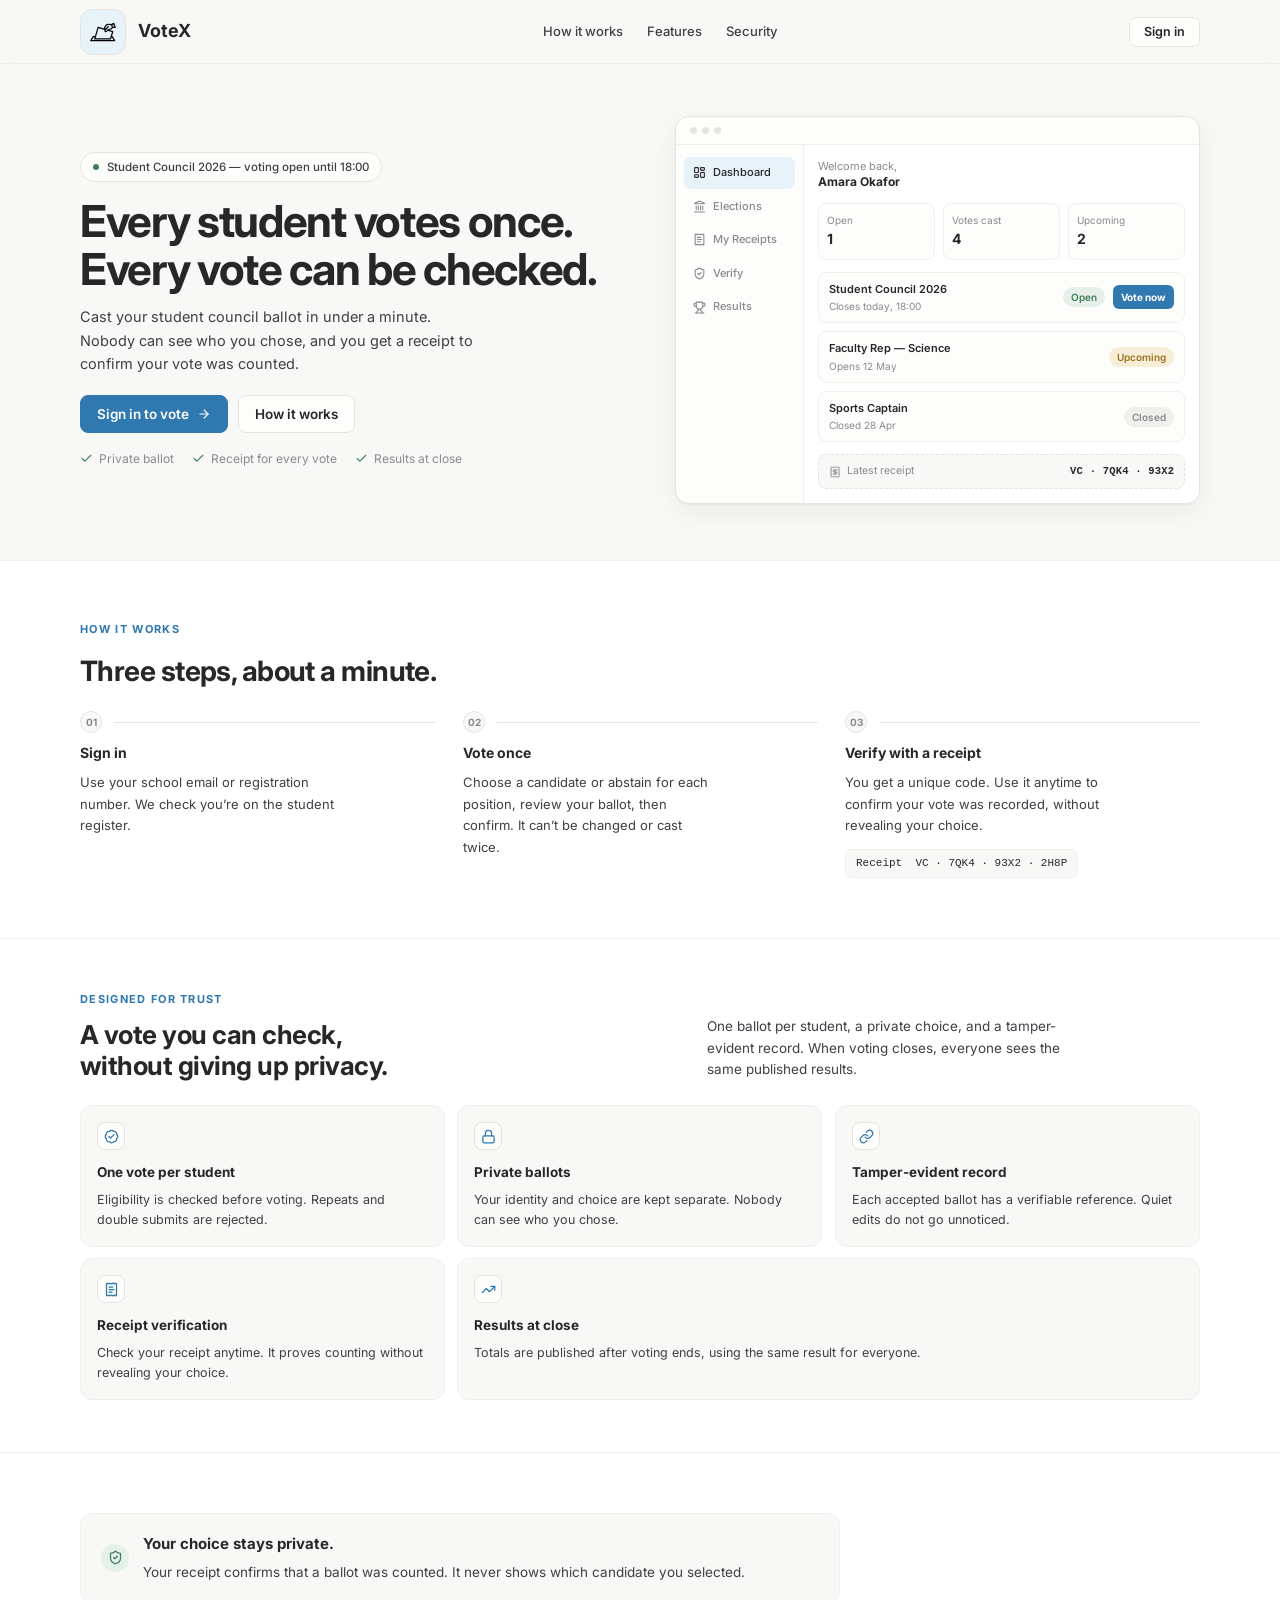
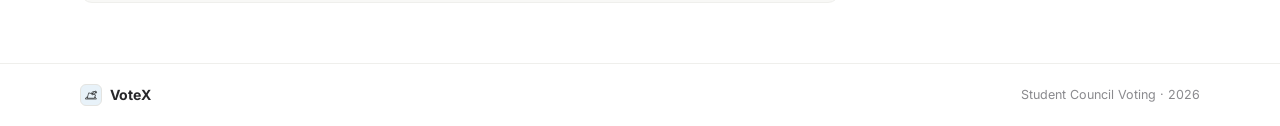
<file: Frontend/index.html>
<!doctype html>
<html lang="en">
  <head>
    <meta charset="utf-8">
    <meta name="viewport" content="width=device-width, initial-scale=1">
    <meta name="theme-color" content="#f8f8f6">
    <meta name="description" content="VoteX — a clear, private way for students to vote and verify their ballot.">
    <title>VoteX — Student Council Voting</title>
    <link rel="preconnect" href="https://fonts.googleapis.com">
    <link rel="preconnect" href="https://fonts.gstatic.com" crossorigin>
    <link href="https://fonts.googleapis.com/css2?family=Inter:wght@400;500;600;700&display=swap" rel="stylesheet">
    <link rel="icon" type="image/svg+xml" href="assets/logo/logo.svg">
    <link rel="stylesheet" href="css/tokens.css">
    <link rel="stylesheet" href="css/base.css">
    <link rel="stylesheet" href="css/pages/landing.css">
    <script type="module" src="js/shared/router.js"></script>
  </head>
  <body>
    <header class="site-header">
      <nav class="nav-wrap" aria-label="Main navigation">
        <a class="brand" href="#top" aria-label="VoteX home">
          <span class="brand-mark" aria-hidden="true"><img class="brand-logo" src="assets/logo/logo.svg" alt=""></span>
          <span>VoteX</span>
        </a>
        <button class="menu-toggle" type="button" aria-expanded="false" aria-controls="nav-links" aria-label="Open navigation"><span></span><span></span></button>
        <div class="nav-links" id="nav-links">
          <a href="#how-it-works">How it works</a>
          <a href="#features">Features</a>
          <a href="#security">Security</a>
        </div>
        <a class="button button-small button-outline sign-in" href="pages/sign-in.html">Sign in</a>
      </nav>
    </header>

    <main id="top">
      <section class="hero" aria-labelledby="hero-title">
        <div class="hero-inner">
          <div class="hero-copy">
            <p class="election-note"><span class="dot" aria-hidden="true"></span> Student Council 2026 — voting open until 18:00</p>
            <h1 id="hero-title">Every student votes once.<br>Every vote can be checked.</h1>
            <p class="hero-description">Cast your student council ballot in under a minute. Nobody can see who you chose, and you get a receipt to confirm your vote was counted.</p>
            <div class="hero-actions">
              <a class="button button-primary" href="pages/sign-in.html">Sign in to vote <i data-lucide="arrow-right" aria-hidden="true"></i></a>
              <a class="button button-outline" href="#how-it-works">How it works</a>
            </div>
            <ul class="trust-points" aria-label="Voting assurances">
              <li><i data-lucide="check" aria-hidden="true"></i> Private ballot</li>
              <li><i data-lucide="check" aria-hidden="true"></i> Receipt for every vote</li>
              <li><i data-lucide="check" aria-hidden="true"></i> Results at close</li>
            </ul>
          </div>
          <div class="preview-wrap" id="dashboard-preview" aria-label="Preview of the student voting dashboard"></div>
        </div>
      </section>

      <section class="steps-section" id="how-it-works" aria-labelledby="steps-title">
        <div class="section-inner">
          <p class="eyebrow" data-reveal>How it works</p>
          <h2 id="steps-title" data-reveal>Three steps, about a minute.</h2>
          <ol class="steps-list">
            <li class="step" data-reveal><span class="step-number">01</span><h3>Sign in</h3><p>Use your school email or registration number. We check you’re on the student register.</p></li>
            <li class="step" data-reveal><span class="step-number">02</span><h3>Vote once</h3><p>Choose a candidate or abstain for each position, review your ballot, then confirm. It can’t be changed or cast twice.</p></li>
            <li class="step" data-reveal><span class="step-number">03</span><h3>Verify with a receipt</h3><p>You get a unique code. Use it anytime to confirm your vote was recorded, without revealing your choice.</p><span class="receipt-sample">Receipt&nbsp; VC · 7QK4 · 93X2 · 2H8P</span></li>
          </ol>
        </div>
      </section>

      <section class="features-section" id="features" aria-labelledby="features-title">
        <div class="section-inner features-inner">
          <div data-reveal><p class="eyebrow">Designed for trust</p><h2 id="features-title">A vote you can check,<br>without giving up privacy.</h2></div>
          <p data-reveal>One ballot per student, a private choice, and a tamper-evident record. When voting closes, everyone sees the same published results.</p>
        </div>
        <div class="section-inner">
          <ul class="feature-grid" aria-label="Voting system features">
            <li class="feature-card" data-reveal><span class="feature-icon" aria-hidden="true"><i data-lucide="badge-check"></i></span><h3>One vote per student</h3><p>Eligibility is checked before voting. Repeats and double submits are rejected.</p></li>
            <li class="feature-card" data-reveal><span class="feature-icon" aria-hidden="true"><i data-lucide="lock"></i></span><h3>Private ballots</h3><p>Your identity and choice are kept separate. Nobody can see who you chose.</p></li>
            <li class="feature-card" data-reveal><span class="feature-icon" aria-hidden="true"><i data-lucide="link"></i></span><h3>Tamper-evident record</h3><p>Each accepted ballot has a verifiable reference. Quiet edits do not go unnoticed.</p></li>
            <li class="feature-card" data-reveal><span class="feature-icon" aria-hidden="true"><i data-lucide="receipt-text"></i></span><h3>Receipt verification</h3><p>Check your receipt anytime. It proves counting without revealing your choice.</p></li>
            <li class="feature-card" data-reveal><span class="feature-icon" aria-hidden="true"><i data-lucide="trending-up"></i></span><h3>Results at close</h3><p>Totals are published after voting ends, using the same result for everyone.</p></li>
          </ul>
        </div>
      </section>

      <section class="security-section" id="security" aria-labelledby="security-title">
        <div class="section-inner">
          <div class="security-note" data-reveal="scale"><span class="security-icon" aria-hidden="true"><i data-lucide="shield-check"></i></span><div class="security-text"><h2 id="security-title">Your choice stays private.</h2><p>Your receipt confirms that a ballot was counted. It never shows which candidate you selected.</p></div></div>
        </div>
      </section>
    </main>

    <footer class="site-footer"><div class="footer-inner"><a class="brand" href="#top"><span class="brand-mark" aria-hidden="true"><img class="brand-logo" src="assets/logo/logo.svg" alt=""></span><span>VoteX</span></a><p>Student Council Voting · 2026</p></div></footer>
  </body>
</html>
</file>
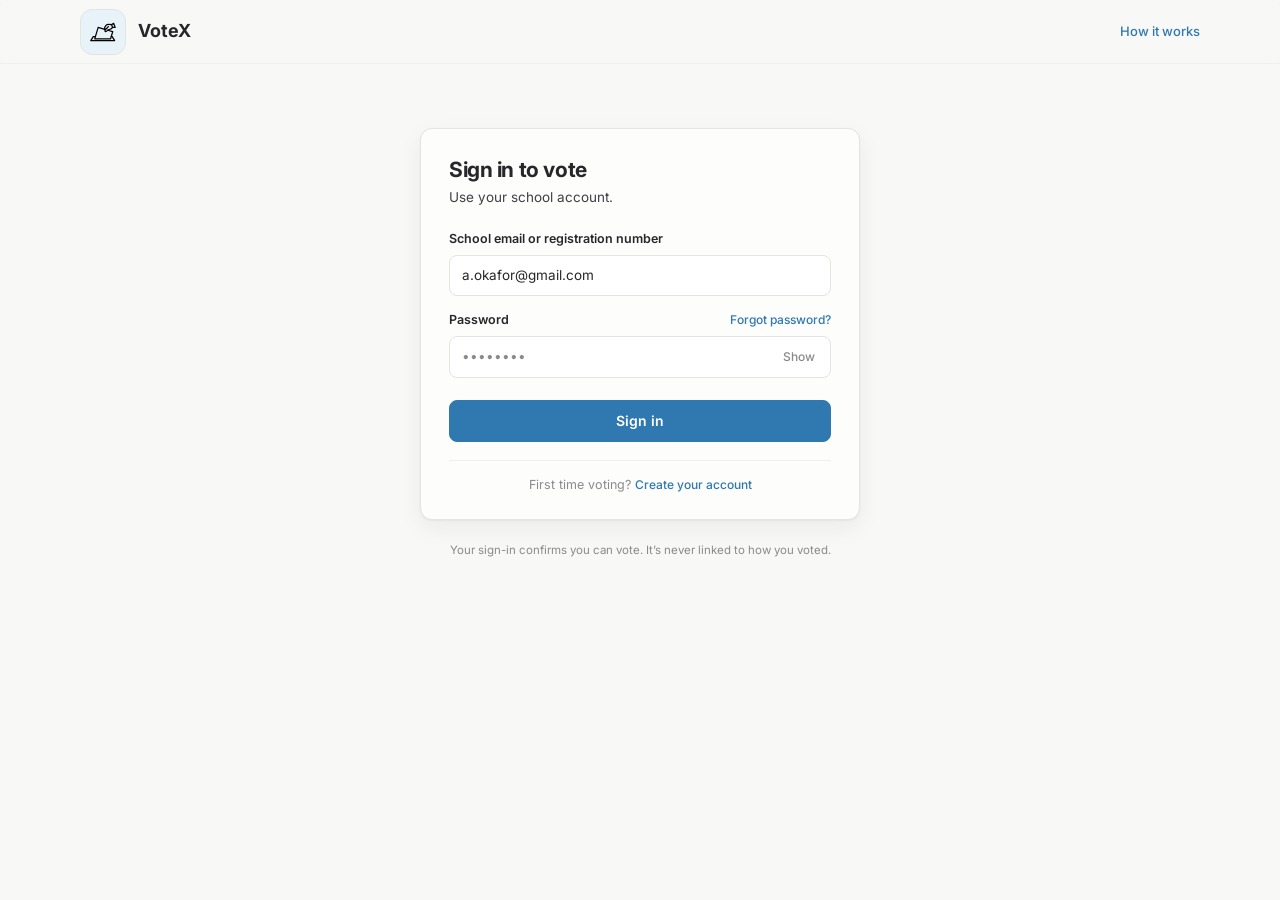
<file: Frontend/pages/dashboard.html>
<!doctype html>
<html lang="en">
  <head>
    <meta charset="utf-8">
    <meta name="viewport" content="width=device-width, initial-scale=1">
    <meta name="theme-color" content="#f8f8f6">
    <meta name="description" content="Your VoteX dashboard — open elections, votes cast and receipts.">
    <title>Dashboard — VoteX</title>
    <link rel="preconnect" href="https://fonts.googleapis.com">
    <link rel="preconnect" href="https://fonts.gstatic.com" crossorigin>
    <link href="https://fonts.googleapis.com/css2?family=Inter:wght@400;500;600;700&display=swap" rel="stylesheet">
    <link rel="icon" type="image/svg+xml" href="../assets/logo/logo.svg">
    <link rel="stylesheet" href="../css/tokens.css">
    <link rel="stylesheet" href="../css/base.css">
    <link rel="stylesheet" href="../css/shared/app-shell.css">
    <link rel="stylesheet" href="../css/pages/dashboard.css">
    <script type="module" src="../js/shared/router.js"></script>
  </head>
  <body>
    <div class="app">
      <aside class="sidebar" aria-label="Account navigation">
        <a class="brand" href="../index.html" aria-label="VoteX home">
          <span class="brand-mark" aria-hidden="true"><img class="brand-logo" src="../assets/logo/logo.svg" alt=""></span>
          <span>VoteX</span>
        </a>
        <nav aria-label="Primary">
          <ul class="side-nav">
            <li><a href="./dashboard.html" aria-current="page"><i data-lucide="layout-dashboard" aria-hidden="true"></i>Dashboard</a></li>
            <li><a href="./election.html"><i data-lucide="vote" aria-hidden="true"></i>Elections</a></li>
            <li><a href="./my-receipts.html"><i data-lucide="receipt-text" aria-hidden="true"></i>My Receipts</a></li>
            <li><a href="./verify-receipt.html"><i data-lucide="shield-check" aria-hidden="true"></i>Verify Receipt</a></li>
            <li><a href="./results.html"><i data-lucide="trophy" aria-hidden="true"></i>Results</a></li>
            <li><a href="./profile.html"><i data-lucide="user" aria-hidden="true"></i>Profile</a></li>
          </ul>
        </nav>
        <a class="sign-out" href="../index.html"><i data-lucide="log-out" aria-hidden="true"></i>Sign out</a>
      </aside>

      <div class="main-col">
        <header class="topbar">
          <nav class="crumbs" aria-label="Breadcrumb">
            <span aria-current="page">Dashboard</span>
          </nav>
          <p class="account-avatar" aria-label="Signed in as Amara Okafor">AO</p>
        </header>

        <main class="page" aria-labelledby="page-title">
          <h1 id="page-title">Welcome back, Amara</h1>
          <p class="page-sub">Here’s what’s happening with your elections.</p>

          <ul class="stats-grid" aria-label="Voting summary">
            <li class="stat-card"><span class="stat-label">Open elections</span><span class="stat-value">1</span></li>
            <li class="stat-card"><span class="stat-label">Votes cast</span><span class="stat-value">2</span></li>
            <li class="stat-card"><span class="stat-label">Upcoming</span><span class="stat-value">1</span></li>
          </ul>

          <section aria-labelledby="elections-title">
            <h2 class="section-title" id="elections-title">Elections</h2>
            <ul class="election-cards">
              <li class="election-card">
                <div>
                  <h3>Student Council 2026</h3>
                  <p class="receipt-meta">3 positions · Closes today, 18:00</p>
                </div>
                <div class="election-side">
                  <span class="pill pill-counted"><i data-lucide="check" aria-hidden="true"></i>Open</span>
                  <a class="button button-primary button-small" href="./election.html">Vote now</a>
                </div>
              </li>
              <li class="election-card">
                <div>
                  <h3>Faculty Rep — Science</h3>
                  <p class="receipt-meta">Opens 12 May</p>
                </div>
                <div class="election-side">
                  <span class="pill pill-recorded"><i data-lucide="clock" aria-hidden="true"></i>Upcoming</span>
                </div>
              </li>
              <li class="election-card">
                <div>
                  <h3>Sports Captain</h3>
                  <p class="receipt-meta">Closed 28 Apr · Winner: Tiwonge Kachingwe</p>
                </div>
                <div class="election-side">
                  <span class="pill pill-closed">Closed</span>
                  <a class="button button-outline button-small" href="./results.html">View results</a>
                </div>
              </li>
            </ul>
          </section>

          <section aria-labelledby="recent-title">
            <div class="section-head">
              <h2 class="section-title" id="recent-title">Recent receipts</h2>
              <a class="inline-link" href="./my-receipts.html">View all →</a>
            </div>
            <ul class="mini-receipts">
              <li>
                <div>
                  <p class="mini-code">VC · 2M8P · 44AB · 9QWE</p>
                  <p class="receipt-meta">Student Council 2026 · today</p>
                </div>
                <a class="inline-link" href="./verify-receipt.html" data-code="VC · 2M8P · 44AB · 9QWE">Verify →</a>
              </li>
              <li>
                <div>
                  <p class="mini-code">VC · 7QK4 · 93X2 · 2H8P</p>
                  <p class="receipt-meta">Sports Captain · 28 Apr</p>
                </div>
                <a class="inline-link" href="./verify-receipt.html" data-code="VC · 7QK4 · 93X2 · 2H8P">Verify →</a>
              </li>
            </ul>
          </section>
        </main>
      </div>
    </div>
  </body>
</html>
</file>
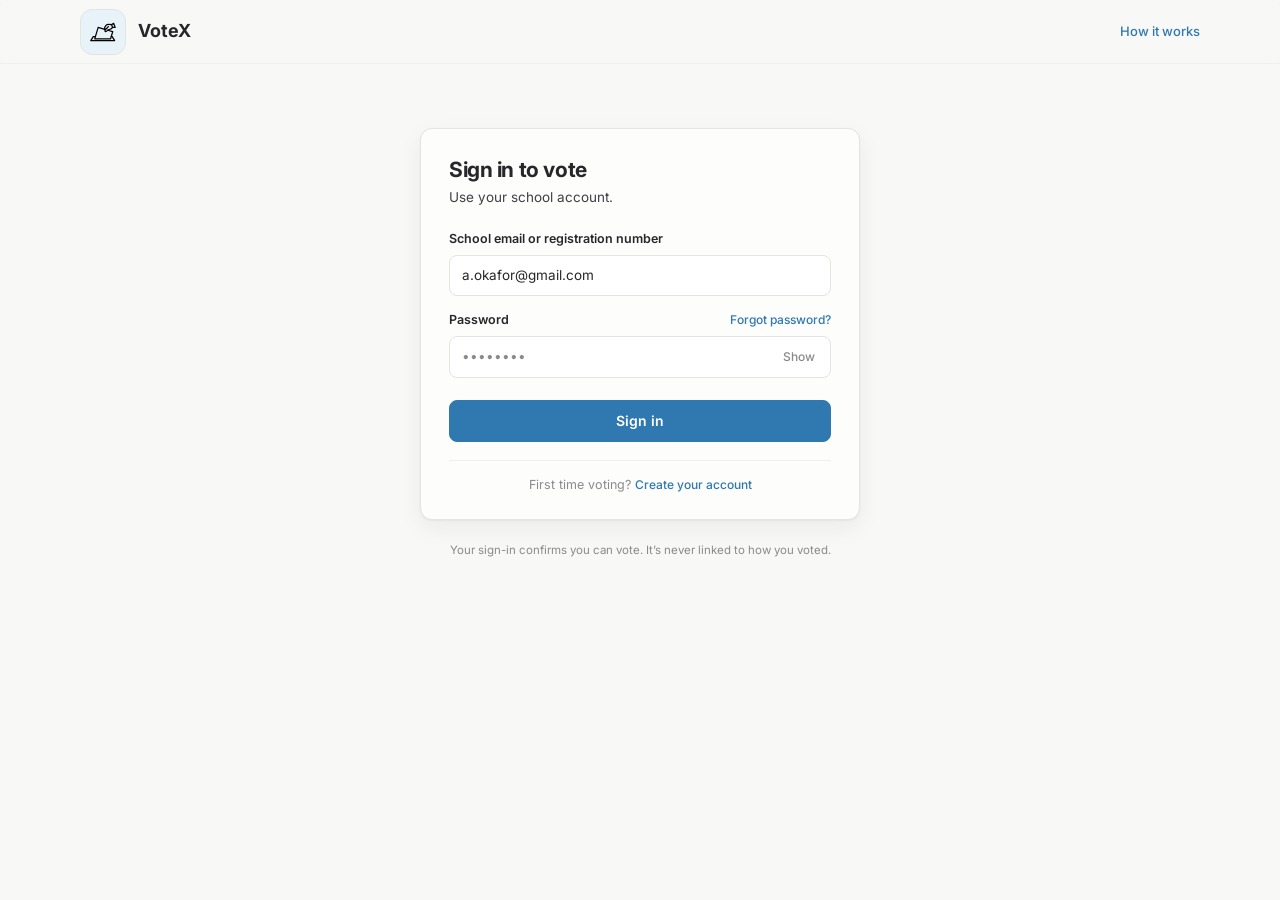
<file: Frontend/pages/election.html>
<!doctype html>
<html lang="en">
  <head>
    <meta charset="utf-8">
    <meta name="viewport" content="width=device-width, initial-scale=1">
    <meta name="theme-color" content="#f8f8f6">
    <meta name="description" content="Vote in the Student Council 2026 election on VoteX.">
    <title>Student Council 2026 — VoteX</title>
    <link rel="preconnect" href="https://fonts.googleapis.com">
    <link rel="preconnect" href="https://fonts.gstatic.com" crossorigin>
    <link href="https://fonts.googleapis.com/css2?family=Inter:wght@400;500;600;700&display=swap" rel="stylesheet">
    <link rel="icon" type="image/svg+xml" href="../assets/logo/logo.svg">
    <link rel="stylesheet" href="../css/tokens.css">
    <link rel="stylesheet" href="../css/base.css">
    <link rel="stylesheet" href="../css/shared/app-shell.css">
    <link rel="stylesheet" href="../css/shared/forms.css">
    <link rel="stylesheet" href="../css/pages/election.css">
    <script type="module" src="../js/shared/router.js"></script>
  </head>
  <body>
    <div class="app">
      <aside class="sidebar" aria-label="Account navigation">
        <a class="brand" href="../index.html" aria-label="VoteX home">
          <span class="brand-mark" aria-hidden="true"><img class="brand-logo" src="../assets/logo/logo.svg" alt=""></span>
          <span>VoteX</span>
        </a>
        <nav aria-label="Primary">
          <ul class="side-nav">
            <li><a href="./dashboard.html"><i data-lucide="layout-dashboard" aria-hidden="true"></i>Dashboard</a></li>
            <li><a href="./election.html" aria-current="page"><i data-lucide="vote" aria-hidden="true"></i>Elections</a></li>
            <li><a href="./my-receipts.html"><i data-lucide="receipt-text" aria-hidden="true"></i>My Receipts</a></li>
            <li><a href="./verify-receipt.html"><i data-lucide="shield-check" aria-hidden="true"></i>Verify Receipt</a></li>
            <li><a href="./results.html"><i data-lucide="trophy" aria-hidden="true"></i>Results</a></li>
            <li><a href="./profile.html"><i data-lucide="user" aria-hidden="true"></i>Profile</a></li>
          </ul>
        </nav>
        <a class="sign-out" href="../index.html"><i data-lucide="log-out" aria-hidden="true"></i>Sign out</a>
      </aside>

      <div class="main-col">
        <header class="topbar">
          <nav class="crumbs" aria-label="Breadcrumb">
            <a href="./dashboard.html">Dashboard</a>
            <span aria-hidden="true">/</span>
            <span aria-current="page">Student Council 2026</span>
          </nav>
          <p class="account-avatar" aria-label="Signed in as Amara Okafor">AO</p>
        </header>

        <div class="content-grid" id="election">
          <main class="ballot" aria-labelledby="election-title">
            <div class="election-head">
              <div>
                <h1 id="election-title">Student Council Election 2026</h1>
                <p class="election-sub">3 positions · Pick one candidate or abstain for each</p>
              </div>
              <p class="closes-box"><i data-lucide="clock" aria-hidden="true"></i><span><span class="closes-label">Closes in</span><strong id="countdown">05h 42m 10s</strong></span></p>
            </div>

            <fieldset class="position" id="pos-president">
              <legend><span>1 of 3 · President</span><span class="pos-badge" data-badge>Not answered</span></legend>
              <div class="cand-grid">
                <label class="candidate">
                  <input type="radio" name="president" value="Amara Okafor">
                  <span class="cand-top"><span class="avatar" aria-hidden="true">AO</span><span class="radio" aria-hidden="true"></span></span>
                  <span class="cand-name">Amara Okafor</span>
                  <span class="cand-tag">Longer library hours and a student feedback portal.</span>
                  <button class="manifesto-toggle" type="button" aria-expanded="false">Read manifesto</button>
                  <span class="manifesto" hidden>Amara will extend library hours to 22:00 on weekdays, launch a student feedback portal with monthly published responses, and push for free printing quotas during exam season.</span>
                </label>
                <label class="candidate">
                  <input type="radio" name="president" value="Daniel Mwangi">
                  <span class="cand-top"><span class="avatar" aria-hidden="true">DM</span><span class="radio" aria-hidden="true"></span></span>
                  <span class="cand-name">Daniel Mwangi</span>
                  <span class="cand-tag">Affordable cafeteria meals and more sports funding.</span>
                  <button class="manifesto-toggle" type="button" aria-expanded="false">Read manifesto</button>
                  <span class="manifesto" hidden>Daniel will cap cafeteria meal prices, publish a termly sports budget, and fund at least two new inter-school tournaments every year.</span>
                </label>
                <label class="candidate">
                  <input type="radio" name="president" value="Lina Haddad">
                  <span class="cand-top"><span class="avatar" aria-hidden="true">LH</span><span class="radio" aria-hidden="true"></span></span>
                  <span class="cand-name">Lina Haddad</span>
                  <span class="cand-tag">Mental health days and a peer mentoring program.</span>
                  <button class="manifesto-toggle" type="button" aria-expanded="false">Read manifesto</button>
                  <span class="manifesto" hidden>Lina will introduce two wellbeing days per term, train 30 peer mentors across faculties, and keep counselling waiting times under one week.</span>
                </label>
              </div>
              <label class="abstain"><input type="radio" name="president" value="Abstain"><span class="radio" aria-hidden="true"></span>Abstain from this position</label>
            </fieldset>

            <fieldset class="position" id="pos-secretary">
              <legend><span>2 of 3 · Secretary</span><span class="pos-badge" data-badge>Not answered</span></legend>
              <div class="cand-grid cand-grid-2">
                <label class="candidate">
                  <input type="radio" name="secretary" value="Priya Nair">
                  <span class="cand-top"><span class="avatar" aria-hidden="true">PN</span><span class="radio" aria-hidden="true"></span></span>
                  <span class="cand-name">Priya Nair</span>
                  <span class="cand-tag">Publish every council meeting’s minutes within 48 hours.</span>
                  <button class="manifesto-toggle" type="button" aria-expanded="false">Read manifesto</button>
                  <span class="manifesto" hidden>Priya will publish minutes within 48 hours, keep a searchable archive of every decision, and send a monthly plain-language council roundup to all students.</span>
                </label>
                <label class="candidate">
                  <input type="radio" name="secretary" value="Tomas Reyes">
                  <span class="cand-top"><span class="avatar" aria-hidden="true">TR</span><span class="radio" aria-hidden="true"></span></span>
                  <span class="cand-name">Tomas Reyes</span>
                  <span class="cand-tag">A shared calendar for every club and society.</span>
                  <button class="manifesto-toggle" type="button" aria-expanded="false">Read manifesto</button>
                  <span class="manifesto" hidden>Tomas will run one shared events calendar, guarantee room-booking replies within 3 days, and protect small clubs’ slots during busy weeks.</span>
                </label>
              </div>
              <label class="abstain"><input type="radio" name="secretary" value="Abstain"><span class="radio" aria-hidden="true"></span>Abstain from this position</label>
            </fieldset>

            <details class="position" id="pos-treasurer">
              <summary><span>3 of 3 · Treasurer · 4 candidates</span><span class="pos-badge" data-badge>Not answered</span></summary>
              <div class="cand-grid">
                <label class="candidate">
                  <input type="radio" name="treasurer" value="Grace Banda">
                  <span class="cand-top"><span class="avatar" aria-hidden="true">GB</span><span class="radio" aria-hidden="true"></span></span>
                  <span class="cand-name">Grace Banda</span>
                  <span class="cand-tag">Transparent budgets published every term.</span>
                  <button class="manifesto-toggle" type="button" aria-expanded="false">Read manifesto</button>
                  <span class="manifesto" hidden>Grace will publish a line-by-line budget every term, hold open budget office hours, and require two signatories on every expense.</span>
                </label>
                <label class="candidate">
                  <input type="radio" name="treasurer" value="Chikondi Phiri">
                  <span class="cand-top"><span class="avatar" aria-hidden="true">CP</span><span class="radio" aria-hidden="true"></span></span>
                  <span class="cand-name">Chikondi Phiri</span>
                  <span class="cand-tag">Fair funding for every club and team.</span>
                  <button class="manifesto-toggle" type="button" aria-expanded="false">Read manifesto</button>
                  <span class="manifesto" hidden>Chikondi will set a clear funding formula, reserve 20% of the budget for new and small clubs, and publish every grant decision.</span>
                </label>
                <label class="candidate">
                  <input type="radio" name="treasurer" value="Yamikani Zulu">
                  <span class="cand-top"><span class="avatar" aria-hidden="true">YZ</span><span class="radio" aria-hidden="true"></span></span>
                  <span class="cand-name">Yamikani Zulu</span>
                  <span class="cand-tag">Cheaper event tickets through sponsorships.</span>
                  <button class="manifesto-toggle" type="button" aria-expanded="false">Read manifesto</button>
                  <span class="manifesto" hidden>Yamikani will bring in local sponsors to cut event ticket prices, keep a hardship ticket pool, and report sponsorship income openly.</span>
                </label>
                <label class="candidate">
                  <input type="radio" name="treasurer" value="Tionge Moyo">
                  <span class="cand-top"><span class="avatar" aria-hidden="true">TM</span><span class="radio" aria-hidden="true"></span></span>
                  <span class="cand-name">Tionge Moyo</span>
                  <span class="cand-tag">A student emergency fund for those in need.</span>
                  <button class="manifesto-toggle" type="button" aria-expanded="false">Read manifesto</button>
                  <span class="manifesto" hidden>Tionge will create a confidential emergency fund, decide applications within 72 hours, and publish anonymised spending totals each term.</span>
                </label>
              </div>
              <label class="abstain"><input type="radio" name="treasurer" value="Abstain"><span class="radio" aria-hidden="true"></span>Abstain from this position</label>
            </details>
          </main>

          <aside class="ballot-panel" aria-labelledby="ballot-title" aria-live="polite">
            <h2 id="ballot-title">Your ballot</h2>
            <p class="ballot-progress" id="progress-text">0 of 3 positions answered</p>
            <div class="progress" aria-hidden="true"><span id="progress-bar"></span></div>
            <ul class="ballot-rows">
              <li><span>President</span><span id="pick-president"><a href="#pos-president">Choose</a></span></li>
              <li><span>Secretary</span><span id="pick-secretary"><a href="#pos-secretary">Choose</a></span></li>
              <li><span>Treasurer</span><span id="pick-treasurer"><a href="#pos-treasurer">Choose</a></span></li>
            </ul>
            <button class="button button-primary ballot-review" id="review-btn" type="button" disabled>Review and confirm</button>
            <p class="form-note" id="review-note" role="status" hidden></p>
            <p class="ballot-hint">Answer every position, either by choosing a candidate or by abstaining, to continue. You can change your picks until you confirm.</p>
          </aside>
        </div>
      </div>
    </div>
  </body>
</html>
</file>
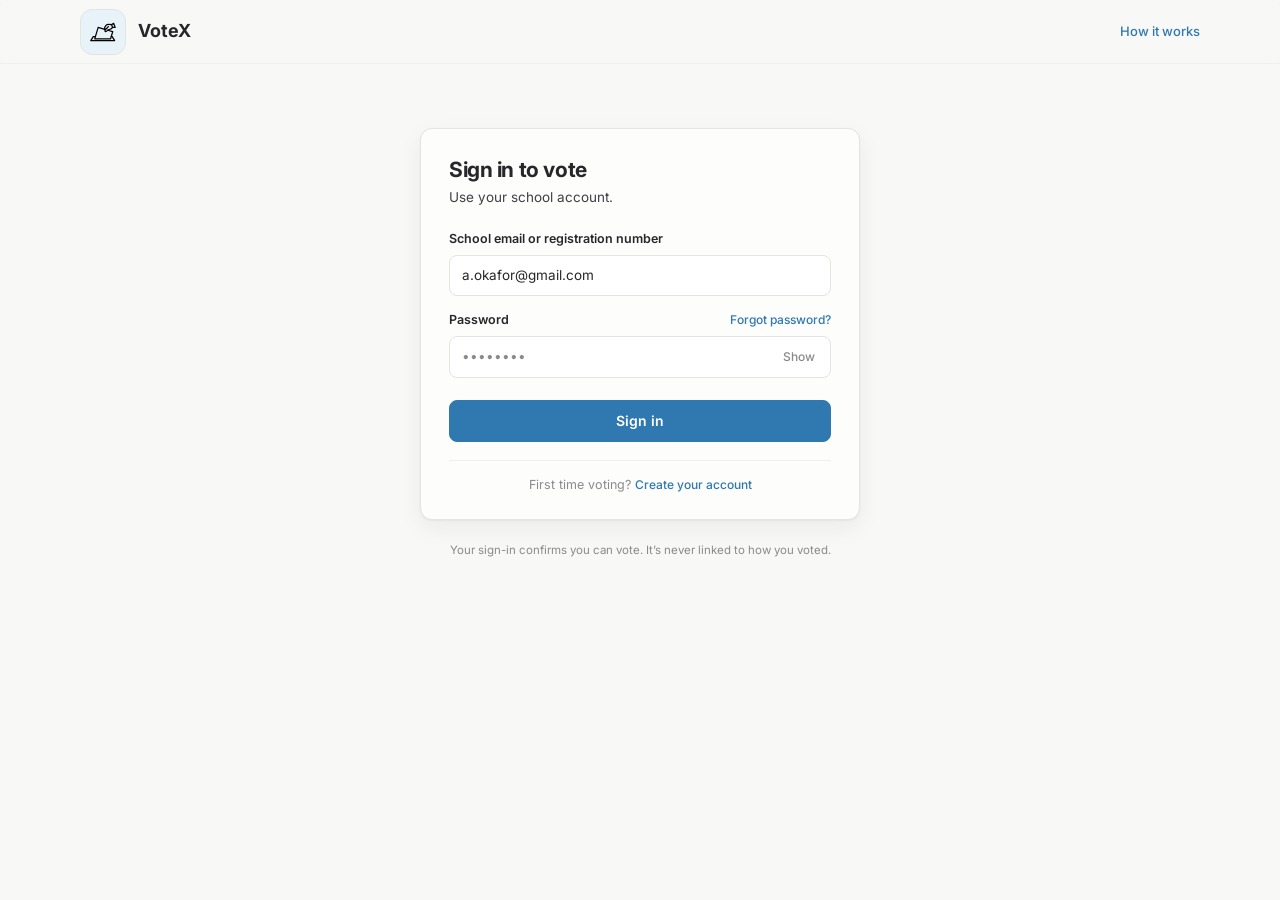
<file: Frontend/pages/my-receipts.html>
<!doctype html>
<html lang="en">
  <head>
    <meta charset="utf-8">
    <meta name="viewport" content="width=device-width, initial-scale=1">
    <meta name="theme-color" content="#f8f8f6">
    <meta name="description" content="Your VoteX vote receipts. Each receipt proves counting without revealing your choice.">
    <title>My Receipts — VoteX</title>
    <link rel="preconnect" href="https://fonts.googleapis.com">
    <link rel="preconnect" href="https://fonts.gstatic.com" crossorigin>
    <link href="https://fonts.googleapis.com/css2?family=Inter:wght@400;500;600;700&display=swap" rel="stylesheet">
    <link rel="icon" type="image/svg+xml" href="../assets/logo/logo.svg">
    <link rel="stylesheet" href="../css/tokens.css">
    <link rel="stylesheet" href="../css/base.css">
    <link rel="stylesheet" href="../css/shared/app-shell.css">
    <link rel="stylesheet" href="../css/pages/my-receipts.css">
    <script type="module" src="../js/shared/router.js"></script>
  </head>
  <body>
    <div class="app">
      <aside class="sidebar" aria-label="Account navigation">
        <a class="brand" href="../index.html" aria-label="VoteX home">
          <span class="brand-mark" aria-hidden="true"><img class="brand-logo" src="../assets/logo/logo.svg" alt=""></span>
          <span>VoteX</span>
        </a>
        <nav aria-label="Primary">
          <ul class="side-nav">
            <li><a href="./dashboard.html"><i data-lucide="layout-dashboard" aria-hidden="true"></i>Dashboard</a></li>
            <li><a href="./election.html"><i data-lucide="vote" aria-hidden="true"></i>Elections</a></li>
            <li><a href="./my-receipts.html" aria-current="page"><i data-lucide="receipt-text" aria-hidden="true"></i>My Receipts</a></li>
            <li><a href="./verify-receipt.html"><i data-lucide="shield-check" aria-hidden="true"></i>Verify Receipt</a></li>
            <li><a href="./results.html"><i data-lucide="trophy" aria-hidden="true"></i>Results</a></li>
            <li><a href="./profile.html"><i data-lucide="user" aria-hidden="true"></i>Profile</a></li>
          </ul>
        </nav>
        <a class="sign-out" href="../index.html"><i data-lucide="log-out" aria-hidden="true"></i>Sign out</a>
      </aside>

      <div class="main-col">
        <header class="topbar">
          <nav class="crumbs" aria-label="Breadcrumb">
            <span aria-current="page">My Receipts</span>
          </nav>
          <p class="account-avatar" aria-label="Signed in as Amara Okafor">AO</p>
        </header>

        <main class="page" aria-labelledby="page-title">
          <h1 id="page-title">My Receipts</h1>
          <p class="page-sub">Every vote gives you a receipt. It proves your ballot was counted — without revealing your choice.</p>

          <ul class="receipt-list">
            <li class="receipt-card">
              <div class="receipt-top">
                <div>
                  <h2>Sports Captain</h2>
                  <p class="receipt-meta">Voted 28 Apr 2026 · Election closed</p>
                </div>
                <span class="pill pill-counted"><i data-lucide="check" aria-hidden="true"></i>Counted</span>
              </div>
              <div class="code-row">
                <code>VC · 7QK4 · 93X2 · 2H8P</code>
                <button class="copy-btn" type="button" data-copy="VC · 7QK4 · 93X2 · 2H8P"><i data-lucide="copy" aria-hidden="true"></i><span>Copy</span></button>
              </div>
              <a class="inline-link verify-link" href="./verify-receipt.html" data-code="VC · 7QK4 · 93X2 · 2H8P">Verify this receipt →</a>
            </li>
            <li class="receipt-card">
              <div class="receipt-top">
                <div>
                  <h2>Student Council 2026</h2>
                  <p class="receipt-meta">Voted today · Counted at close</p>
                </div>
                <span class="pill pill-recorded"><i data-lucide="clock" aria-hidden="true"></i>Recorded</span>
              </div>
              <div class="code-row">
                <code>VC · 2M8P · 44AB · 9QWE</code>
                <button class="copy-btn" type="button" data-copy="VC · 2M8P · 44AB · 9QWE"><i data-lucide="copy" aria-hidden="true"></i><span>Copy</span></button>
              </div>
              <a class="inline-link verify-link" href="./verify-receipt.html" data-code="VC · 2M8P · 44AB · 9QWE">Verify this receipt →</a>
            </li>
          </ul>

          <p class="page-footnote">Keep your codes private-ish: anyone with a code can check it was counted, but no code ever reveals who you voted for.</p>
        </main>
      </div>
    </div>
  </body>
</html>
</file>
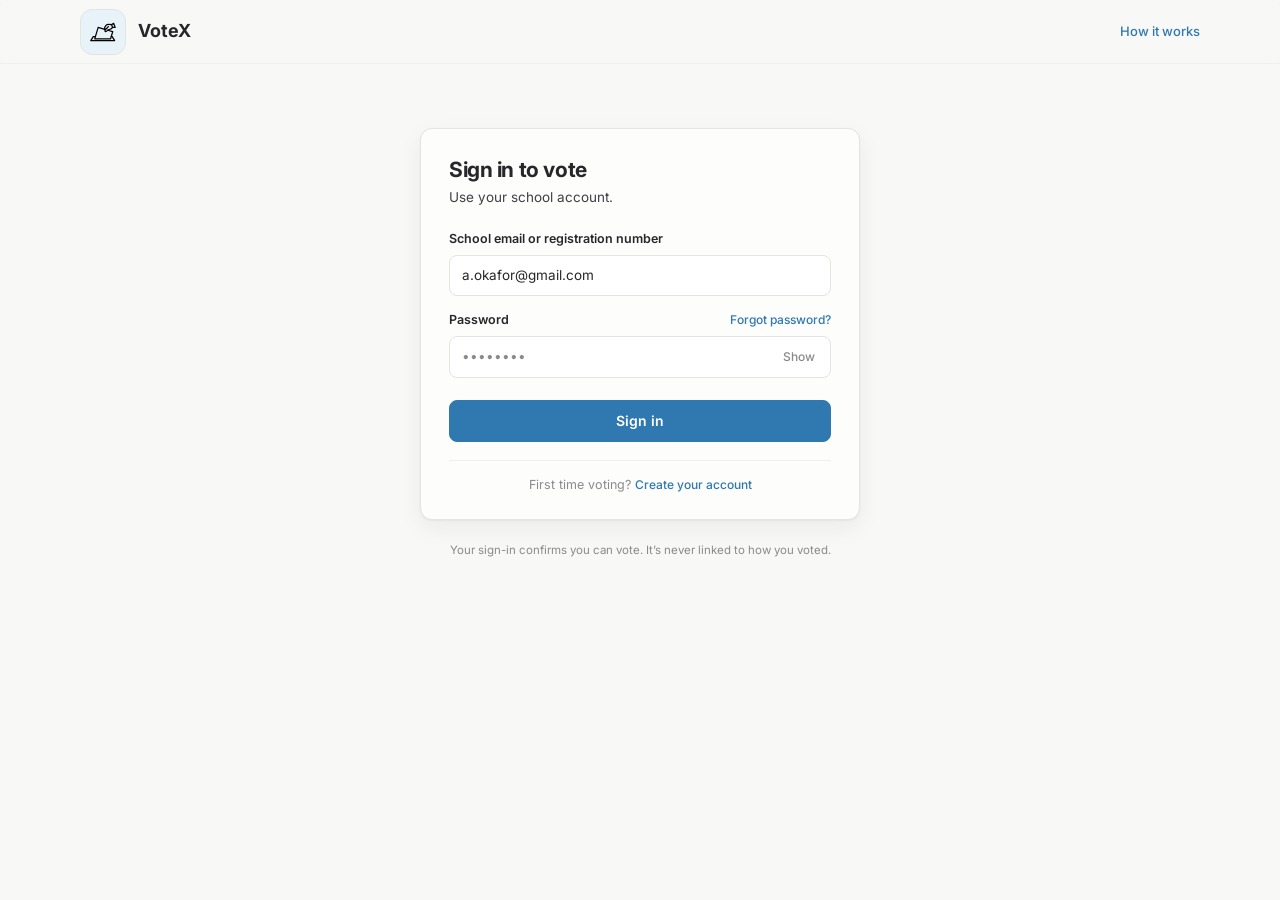
<file: Frontend/pages/profile.html>
<!doctype html>
<html lang="en">
  <head>
    <meta charset="utf-8">
    <meta name="viewport" content="width=device-width, initial-scale=1">
    <meta name="theme-color" content="#f8f8f6">
    <meta name="description" content="Your VoteX profile and voter status.">
    <title>Profile — VoteX</title>
    <link rel="preconnect" href="https://fonts.googleapis.com">
    <link rel="preconnect" href="https://fonts.gstatic.com" crossorigin>
    <link href="https://fonts.googleapis.com/css2?family=Inter:wght@400;500;600;700&display=swap" rel="stylesheet">
    <link rel="icon" type="image/svg+xml" href="../assets/logo/logo.svg">
    <link rel="stylesheet" href="../css/tokens.css">
    <link rel="stylesheet" href="../css/base.css">
    <link rel="stylesheet" href="../css/shared/app-shell.css">
    <link rel="stylesheet" href="../css/shared/forms.css">
    <link rel="stylesheet" href="../css/pages/profile.css">
    <script type="module" src="../js/shared/router.js"></script>
  </head>
  <body>
    <div class="app">
      <aside class="sidebar" aria-label="Account navigation">
        <a class="brand" href="../index.html" aria-label="VoteX home">
          <span class="brand-mark" aria-hidden="true"><img class="brand-logo" src="../assets/logo/logo.svg" alt=""></span>
          <span>VoteX</span>
        </a>
        <nav aria-label="Primary">
          <ul class="side-nav">
            <li><a href="./dashboard.html"><i data-lucide="layout-dashboard" aria-hidden="true"></i>Dashboard</a></li>
            <li><a href="./election.html"><i data-lucide="vote" aria-hidden="true"></i>Elections</a></li>
            <li><a href="./my-receipts.html"><i data-lucide="receipt-text" aria-hidden="true"></i>My Receipts</a></li>
            <li><a href="./verify-receipt.html"><i data-lucide="shield-check" aria-hidden="true"></i>Verify Receipt</a></li>
            <li><a href="./results.html"><i data-lucide="trophy" aria-hidden="true"></i>Results</a></li>
            <li><a href="./profile.html" aria-current="page"><i data-lucide="user" aria-hidden="true"></i>Profile</a></li>
          </ul>
        </nav>
        <a class="sign-out" href="../index.html"><i data-lucide="log-out" aria-hidden="true"></i>Sign out</a>
      </aside>

      <div class="main-col">
        <header class="topbar">
          <nav class="crumbs" aria-label="Breadcrumb">
            <span aria-current="page">Profile</span>
          </nav>
          <p class="account-avatar" aria-label="Signed in as Amara Okafor">AO</p>
        </header>

        <main class="page page-narrow" aria-labelledby="page-title">
          <h1 id="page-title">Profile</h1>
          <p class="page-sub">Your details, as checked against the student register.</p>

          <section class="profile-card" aria-label="Account details">
            <div class="profile-head">
              <p class="profile-avatar" aria-hidden="true">AO</p>
              <div>
                <h2>Amara Okafor</h2>
                <span class="pill pill-counted"><i data-lucide="check" aria-hidden="true"></i>Eligible voter</span>
              </div>
            </div>
            <dl class="profile-rows">
              <div>
                <dt>School email</dt>
                <dd id="profile-email">a.okafor@gmail.com</dd>
              </div>
              <div>
                <dt>Registration number</dt>
                <dd id="profile-regno">BEH/01/29/24</dd>
              </div>
              <div>
                <dt>Votes cast</dt>
                <dd>2 · <a class="inline-link" href="./my-receipts.html">View receipts</a></dd>
              </div>
            </dl>
            <button class="button button-outline profile-btn" id="password-btn" type="button">Change password</button>
            <p class="form-note" id="password-note" role="status" hidden></p>
          </section>

          <a class="button button-outline profile-signout" href="../index.html"><i data-lucide="log-out" aria-hidden="true"></i>Sign out</a>
        </main>
      </div>
    </div>
  </body>
</html>
</file>
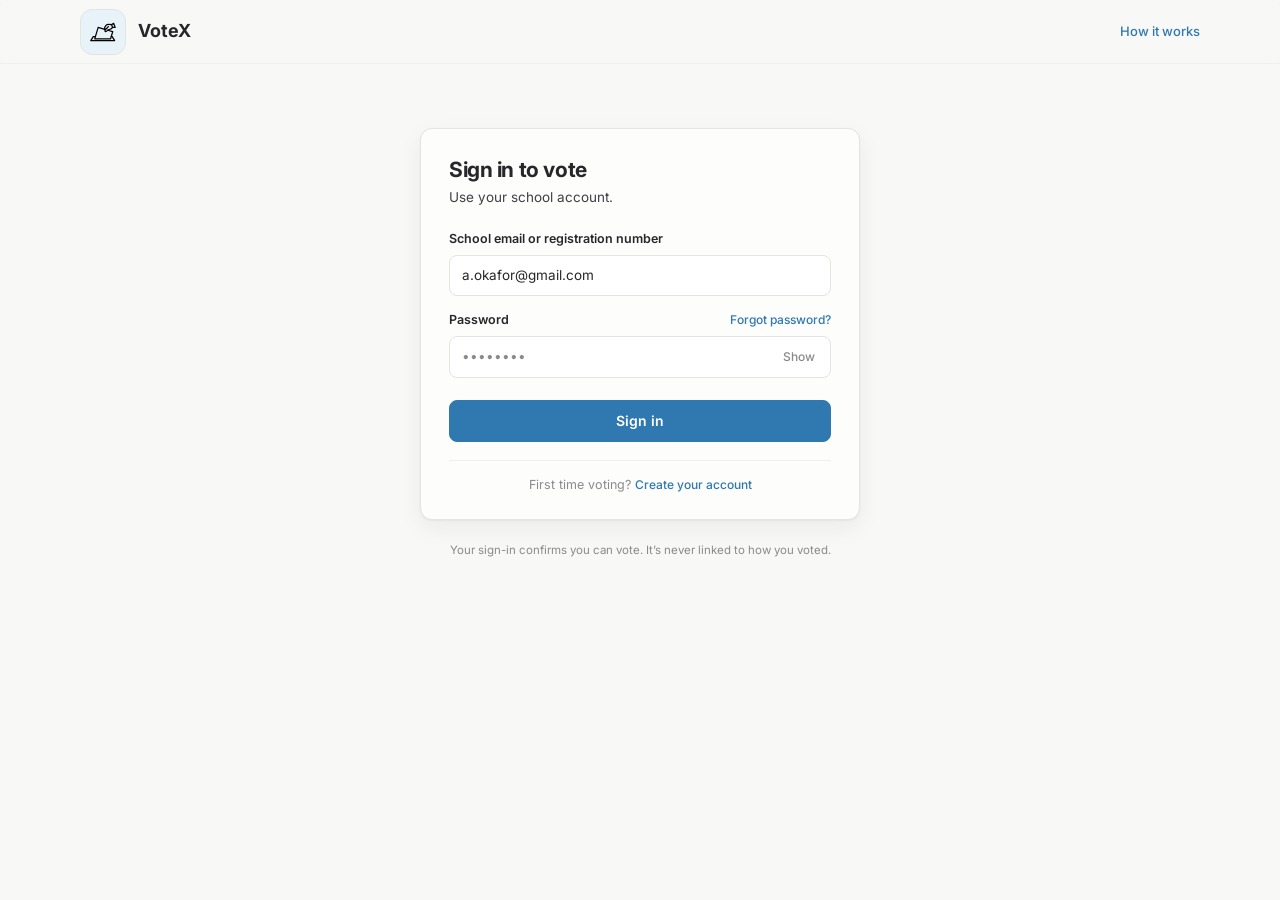
<file: Frontend/pages/sign-in.html>
<!doctype html>
<html lang="en">
  <head>
    <meta charset="utf-8">
    <meta name="viewport" content="width=device-width, initial-scale=1">
    <meta name="theme-color" content="#f8f8f6">
    <meta name="description" content="Sign in to VoteX with your school account to vote.">
    <title>Sign in — VoteX</title>
    <link rel="preconnect" href="https://fonts.googleapis.com">
    <link rel="preconnect" href="https://fonts.gstatic.com" crossorigin>
    <link href="https://fonts.googleapis.com/css2?family=Inter:wght@400;500;600;700&display=swap" rel="stylesheet">
    <link rel="icon" type="image/svg+xml" href="../assets/logo/logo.svg">
    <link rel="stylesheet" href="../css/tokens.css">
    <link rel="stylesheet" href="../css/base.css">
    <link rel="stylesheet" href="../css/shared/auth.css">
    <link rel="stylesheet" href="../css/shared/forms.css">
    <link rel="stylesheet" href="../css/pages/sign-in.css">
    <script type="module" src="../js/shared/router.js"></script>
  </head>
  <body>
    <header class="site-header">
      <nav class="nav-wrap auth-nav" aria-label="Main navigation">
        <a class="brand" href="../index.html" aria-label="VoteX home">
          <span class="brand-mark" aria-hidden="true"><img class="brand-logo" src="../assets/logo/logo.svg" alt=""></span>
          <span>VoteX</span>
        </a>
        <a class="auth-top-link" href="../index.html#how-it-works">How it works</a>
      </nav>
    </header>

    <main class="auth-wrap">
      <section class="auth-card" aria-labelledby="signin-title">
        <h1 id="signin-title">Sign in to vote</h1>
        <p class="auth-subtitle">Use your school account.</p>

        <form id="signin-form" novalidate>
          <div class="field">
            <label for="identifier">School email or registration number</label>
            <input
              id="identifier"
              name="identifier"
              type="text"
              autocomplete="username"
              autocapitalize="none"
              spellcheck="false"
              placeholder="a.okafor@gmail.com"
              value="a.okafor@gmail.com"
              required
              aria-describedby="identifier-hint">
            <p class="field-hint" id="identifier-hint" hidden></p>
          </div>

          <div class="field">
            <div class="label-row">
              <label for="password">Password</label>
              <a class="inline-link" href="#forgot-password">Forgot password?</a>
            </div>
            <div class="password-wrap">
              <input
                id="password"
                name="password"
                type="password"
                autocomplete="current-password"
                placeholder="••••••••"
                required
                minlength="1"
                aria-describedby="password-hint">
              <button class="show-toggle" type="button" aria-controls="password" aria-pressed="false">Show</button>
            </div>
            <p class="field-hint" id="password-hint" hidden></p>
          </div>

          <button class="button button-primary auth-submit" type="submit">Sign in</button>

          <div class="form-error" id="form-error" role="alert" hidden>
            <p><strong>Error state:</strong> “Email or password is incorrect.” Same message for both, so it doesn’t reveal which accounts exist.</p>
          </div>

          <div class="auth-divider" aria-hidden="true"></div>

          <p class="auth-switch">First time voting? <a class="inline-link" href="./sign-up.html">Create your account</a></p>
        </form>
      </section>
      <p class="auth-footnote">Your sign-in confirms you can vote. It’s never linked to how you voted.</p>
    </main>
  </body>
</html>
</file>
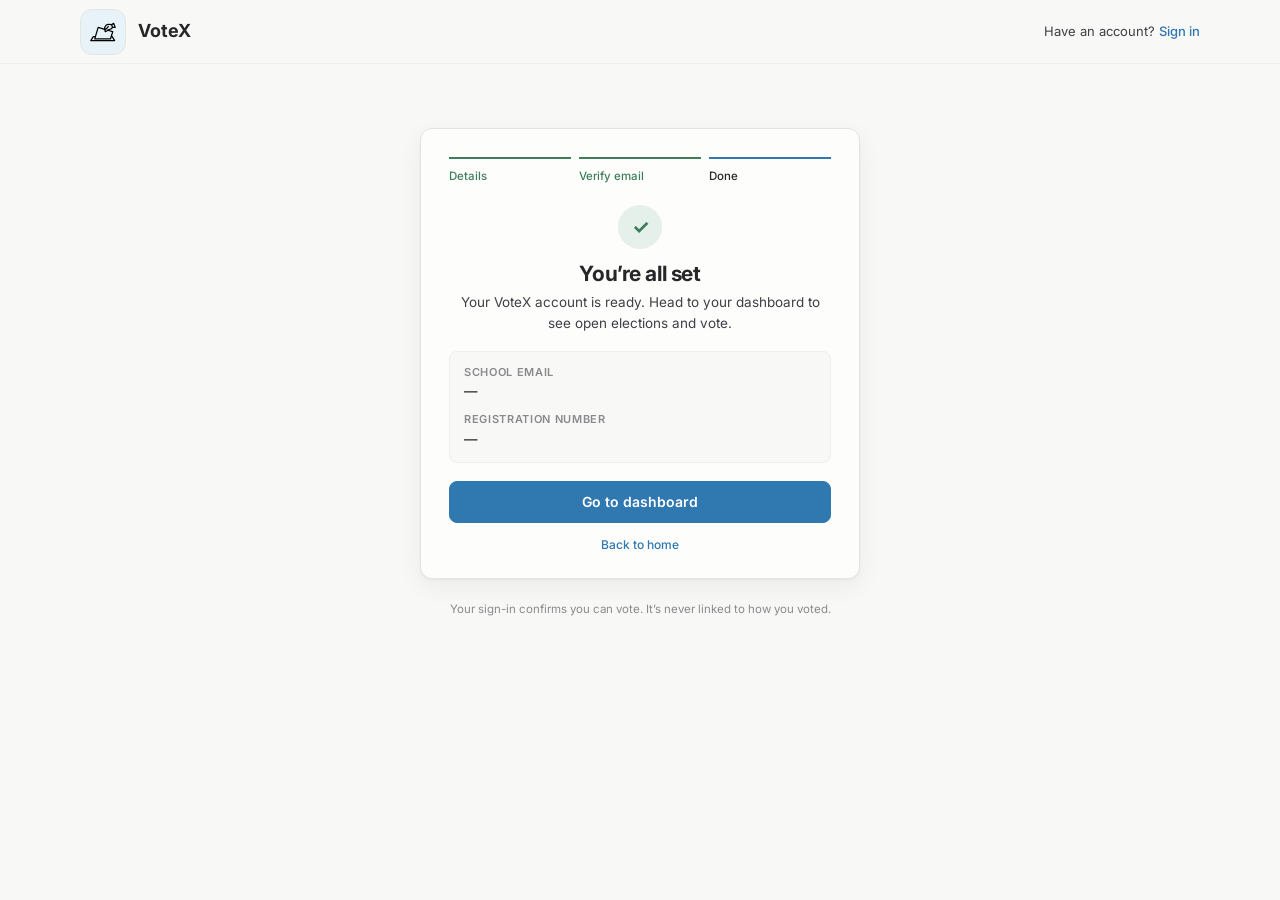
<file: Frontend/pages/sign-up-done.html>
<!doctype html>
<html lang="en">
  <head>
    <meta charset="utf-8">
    <meta name="viewport" content="width=device-width, initial-scale=1">
    <meta name="theme-color" content="#f8f8f6">
    <meta name="description" content="Your VoteX account is ready. Head to your dashboard to vote.">
    <title>Account ready — VoteX</title>
    <link rel="preconnect" href="https://fonts.googleapis.com">
    <link rel="preconnect" href="https://fonts.gstatic.com" crossorigin>
    <link href="https://fonts.googleapis.com/css2?family=Inter:wght@400;500;600;700&display=swap" rel="stylesheet">
    <link rel="icon" type="image/svg+xml" href="../assets/logo/logo.svg">
    <link rel="stylesheet" href="../css/tokens.css">
    <link rel="stylesheet" href="../css/base.css">
    <link rel="stylesheet" href="../css/shared/auth.css">
    <link rel="stylesheet" href="../css/pages/sign-up-done.css">
    <script type="module" src="../js/shared/router.js"></script>
  </head>
  <body>
    <header class="site-header">
      <nav class="nav-wrap auth-nav" aria-label="Main navigation">
        <a class="brand" href="../index.html" aria-label="VoteX home">
          <span class="brand-mark" aria-hidden="true"><img class="brand-logo" src="../assets/logo/logo.svg" alt=""></span>
          <span>VoteX</span>
        </a>
        <p class="auth-top-text">Have an account? <a class="auth-top-link" href="./sign-in.html">Sign in</a></p>
      </nav>
    </header>

    <main class="auth-wrap">
      <section class="auth-card auth-done" aria-labelledby="done-title">
        <ol class="stepper" aria-label="Account creation progress">
          <li class="stepper-item is-done"><span>Details</span></li>
          <li class="stepper-item is-done"><span>Verify email</span></li>
          <li class="stepper-item is-current" aria-current="step"><span>Done</span></li>
        </ol>

        <p class="success-icon" aria-hidden="true"><span>✓</span></p>
        <h1 id="done-title">You’re all set</h1>
        <p class="auth-subtitle">Your VoteX account is ready. Head to your dashboard to see open elections and vote.</p>

        <dl class="account-recap" id="account-recap" hidden>
          <div>
            <dt>School email</dt>
            <dd id="recap-email">—</dd>
          </div>
          <div>
            <dt>Registration number</dt>
            <dd id="recap-regno">—</dd>
          </div>
        </dl>

        <div class="auth-actions">
          <a class="button button-primary auth-submit" href="./dashboard.html">Go to dashboard</a>
          <a class="inline-link" href="../index.html">Back to home</a>
        </div>
      </section>
      <p class="auth-footnote">Your sign-in confirms you can vote. It’s never linked to how you voted.</p>
    </main>
  </body>
</html>
</file>
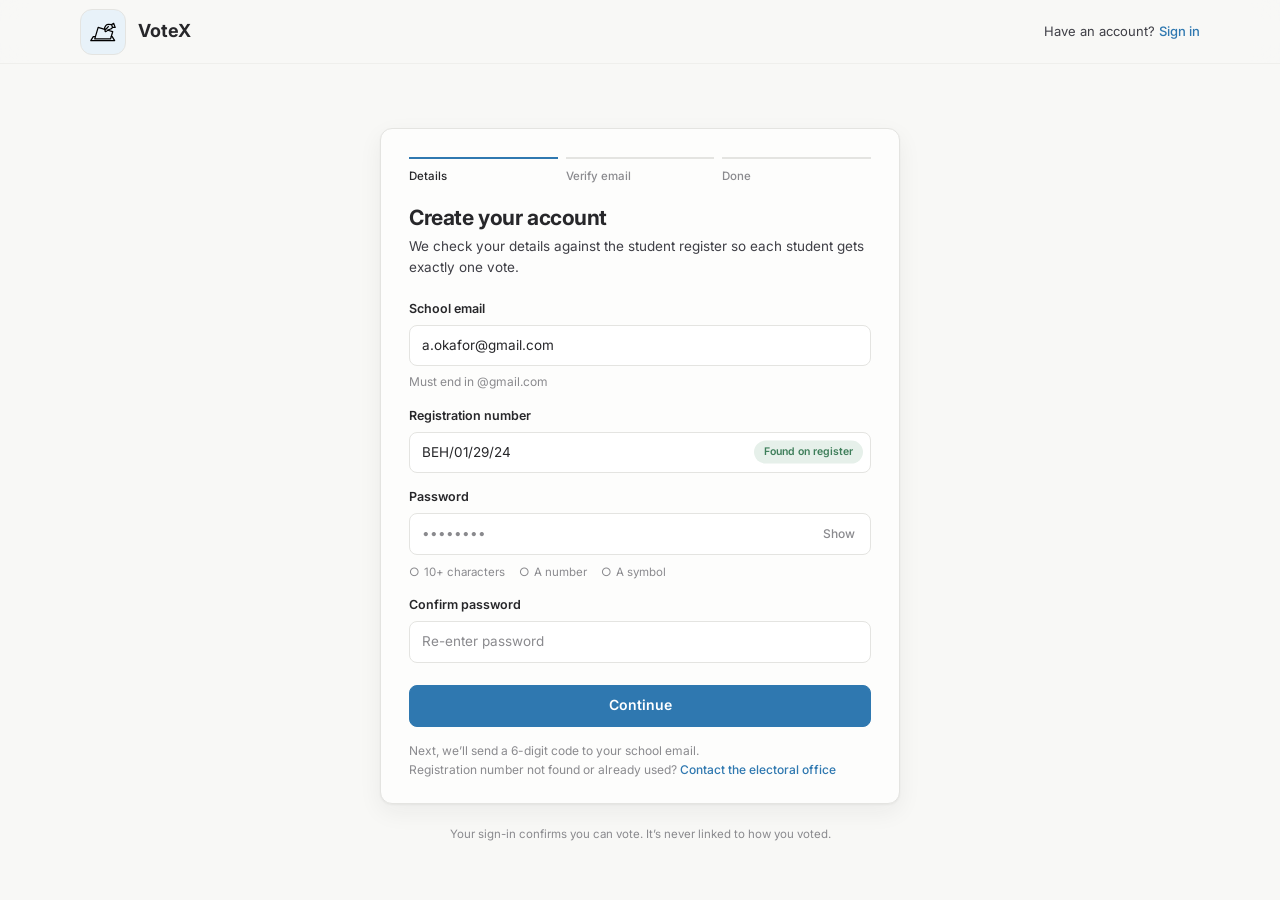
<file: Frontend/pages/sign-up.html>
<!doctype html>
<html lang="en">
  <head>
    <meta charset="utf-8">
    <meta name="viewport" content="width=device-width, initial-scale=1">
    <meta name="theme-color" content="#f8f8f6">
    <meta name="description" content="Create your VoteX account with your school email and registration number.">
    <title>Create your account — VoteX</title>
    <link rel="preconnect" href="https://fonts.googleapis.com">
    <link rel="preconnect" href="https://fonts.gstatic.com" crossorigin>
    <link href="https://fonts.googleapis.com/css2?family=Inter:wght@400;500;600;700&display=swap" rel="stylesheet">
    <link rel="icon" type="image/svg+xml" href="../assets/logo/logo.svg">
    <link rel="stylesheet" href="../css/tokens.css">
    <link rel="stylesheet" href="../css/base.css">
    <link rel="stylesheet" href="../css/shared/auth.css">
    <link rel="stylesheet" href="../css/shared/forms.css">
    <link rel="stylesheet" href="../css/pages/sign-up.css">
    <script type="module" src="../js/shared/router.js"></script>
  </head>
  <body>
    <header class="site-header">
      <nav class="nav-wrap auth-nav" aria-label="Main navigation">
        <a class="brand" href="../index.html" aria-label="VoteX home">
          <span class="brand-mark" aria-hidden="true"><img class="brand-logo" src="../assets/logo/logo.svg" alt=""></span>
          <span>VoteX</span>
        </a>
        <p class="auth-top-text">Have an account? <a class="auth-top-link" href="./sign-in.html">Sign in</a></p>
      </nav>
    </header>

    <main class="auth-wrap auth-wrap-wide">
      <section class="auth-card" aria-labelledby="signup-title">
        <ol class="stepper" aria-label="Account creation progress">
          <li class="stepper-item is-current" aria-current="step"><span>Details</span></li>
          <li class="stepper-item"><span>Verify email</span></li>
          <li class="stepper-item"><span>Done</span></li>
        </ol>

        <h1 id="signup-title">Create your account</h1>
        <p class="auth-subtitle">We check your details against the student register so each student gets exactly one vote.</p>

        <form id="signup-form" novalidate>
          <div class="field">
            <label for="email">School email</label>
            <input
              id="email"
              name="email"
              type="email"
              autocomplete="email"
              autocapitalize="none"
              spellcheck="false"
              placeholder="a.okafor@gmail.com"
              value="a.okafor@gmail.com"
              required
              aria-describedby="email-hint">
            <p class="field-hint field-note" id="email-hint">Must end in @gmail.com</p>
          </div>

          <div class="field">
            <label for="regno">Registration number</label>
            <div class="regno-wrap">
              <input
                id="regno"
                name="regno"
                type="text"
                autocomplete="off"
                autocapitalize="characters"
                spellcheck="false"
                placeholder="BEH/01/29/24"
                value="BEH/01/29/24"
                required
                aria-describedby="regno-hint regno-badge">
              <span class="regno-badge" id="regno-badge" role="status">Found on register</span>
            </div>
            <p class="field-hint" id="regno-hint" hidden></p>
          </div>

          <div class="field">
            <label for="new-password">Password</label>
            <div class="password-wrap">
              <input
                id="new-password"
                name="new-password"
                type="password"
                autocomplete="new-password"
                placeholder="••••••••"
                required
                aria-describedby="pw-rules">
              <button class="show-toggle" type="button" data-for="new-password" aria-controls="new-password" aria-pressed="false">Show</button>
            </div>
            <ul class="pw-rules" id="pw-rules" aria-live="polite">
              <li data-rule="length"><span aria-hidden="true">✓</span> 10+ characters</li>
              <li data-rule="number"><span aria-hidden="true">✓</span> A number</li>
              <li data-rule="symbol"><span aria-hidden="true">○</span> A symbol</li>
            </ul>
          </div>

          <div class="field">
            <label for="confirm-password">Confirm password</label>
            <input
              id="confirm-password"
              name="confirm-password"
              type="password"
              autocomplete="new-password"
              placeholder="Re-enter password"
              required
              aria-describedby="confirm-hint">
            <p class="field-hint" id="confirm-hint" hidden></p>
          </div>

          <button class="button button-primary auth-submit" type="submit">Continue</button>

          <div class="form-note" id="form-note" role="status" hidden></div>

          <p class="auth-next">Next, we’ll send a 6-digit code to your school email.<br>Registration number not found or already used? <a class="inline-link" href="#electoral-office">Contact the electoral office</a></p>
        </form>
      </section>
      <p class="auth-footnote">Your sign-in confirms you can vote. It’s never linked to how you voted.</p>
    </main>
  </body>
</html>
</file>
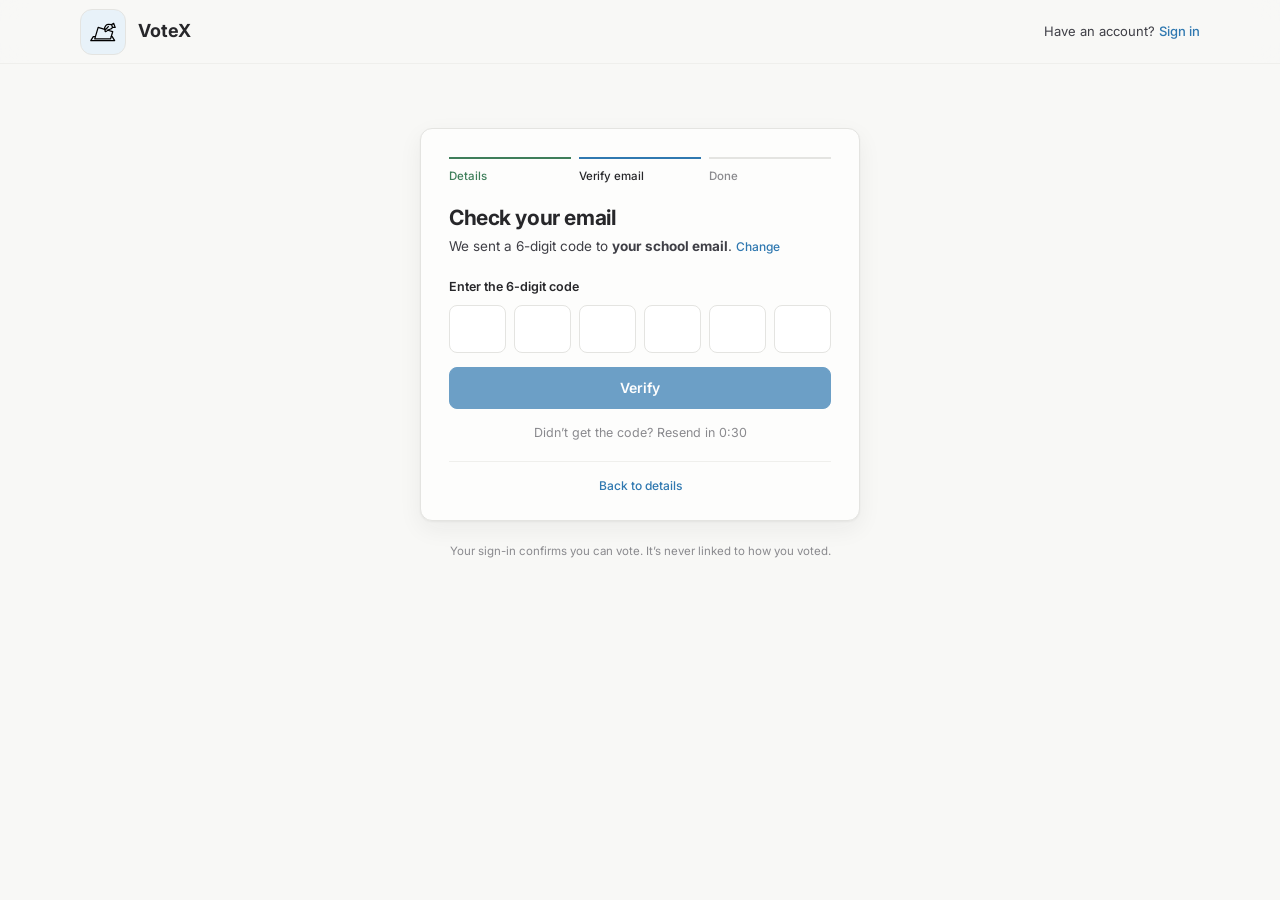
<file: Frontend/pages/verify-email.html>
<!doctype html>
<html lang="en">
  <head>
    <meta charset="utf-8">
    <meta name="viewport" content="width=device-width, initial-scale=1">
    <meta name="theme-color" content="#f8f8f6">
    <meta name="description" content="Enter the 6-digit code sent to your school email to verify your VoteX account.">
    <title>Verify your email — VoteX</title>
    <link rel="preconnect" href="https://fonts.googleapis.com">
    <link rel="preconnect" href="https://fonts.gstatic.com" crossorigin>
    <link href="https://fonts.googleapis.com/css2?family=Inter:wght@400;500;600;700&display=swap" rel="stylesheet">
    <link rel="icon" type="image/svg+xml" href="../assets/logo/logo.svg">
    <link rel="stylesheet" href="../css/tokens.css">
    <link rel="stylesheet" href="../css/base.css">
    <link rel="stylesheet" href="../css/shared/auth.css">
    <link rel="stylesheet" href="../css/shared/forms.css">
    <link rel="stylesheet" href="../css/pages/verify-email.css">
    <script type="module" src="../js/shared/router.js"></script>
  </head>
  <body>
    <header class="site-header">
      <nav class="nav-wrap auth-nav" aria-label="Main navigation">
        <a class="brand" href="../index.html" aria-label="VoteX home">
          <span class="brand-mark" aria-hidden="true"><img class="brand-logo" src="../assets/logo/logo.svg" alt=""></span>
          <span>VoteX</span>
        </a>
        <p class="auth-top-text">Have an account? <a class="auth-top-link" href="./sign-in.html">Sign in</a></p>
      </nav>
    </header>

    <main class="auth-wrap">
      <section class="auth-card" aria-labelledby="verify-title">
        <ol class="stepper" aria-label="Account creation progress">
          <li class="stepper-item is-done"><span>Details</span></li>
          <li class="stepper-item is-current" aria-current="step"><span>Verify email</span></li>
          <li class="stepper-item"><span>Done</span></li>
        </ol>

        <h1 id="verify-title">Check your email</h1>
        <p class="auth-subtitle">We sent a 6-digit code to <strong id="verify-email">your school email</strong>. <a class="inline-link" href="./sign-up.html">Change</a></p>

        <form id="verify-form" novalidate>
          <fieldset class="otp-field">
            <legend>Enter the 6-digit code</legend>
            <div class="otp-group" id="otp-group">
              <input class="otp-input" type="text" inputmode="numeric" autocomplete="one-time-code" maxlength="1" aria-label="Digit 1" required>
              <input class="otp-input" type="text" inputmode="numeric" autocomplete="one-time-code" maxlength="1" aria-label="Digit 2" required>
              <input class="otp-input" type="text" inputmode="numeric" autocomplete="one-time-code" maxlength="1" aria-label="Digit 3" required>
              <input class="otp-input" type="text" inputmode="numeric" autocomplete="one-time-code" maxlength="1" aria-label="Digit 4" required>
              <input class="otp-input" type="text" inputmode="numeric" autocomplete="one-time-code" maxlength="1" aria-label="Digit 5" required>
              <input class="otp-input" type="text" inputmode="numeric" autocomplete="one-time-code" maxlength="1" aria-label="Digit 6" required>
            </div>
          </fieldset>

          <button class="button button-primary auth-submit" type="submit" disabled>Verify</button>

          <div class="form-error" id="verify-error" role="alert" hidden>
            <p><strong>That code didn’t match.</strong> Check the code and try again. Codes expire after 10 minutes.</p>
          </div>

          <div class="form-note" id="verify-note" role="status" hidden></div>

          <p class="resend-row">Didn’t get the code? <button class="inline-link link-button" id="resend-button" type="button" disabled>Resend in <span id="resend-timer">0:30</span></button></p>

          <div class="auth-divider" aria-hidden="true"></div>

          <p class="auth-switch"><a class="inline-link" href="./sign-up.html">Back to details</a></p>
        </form>
      </section>
      <p class="auth-footnote">Your sign-in confirms you can vote. It’s never linked to how you voted.</p>
    </main>
  </body>
</html>
</file>
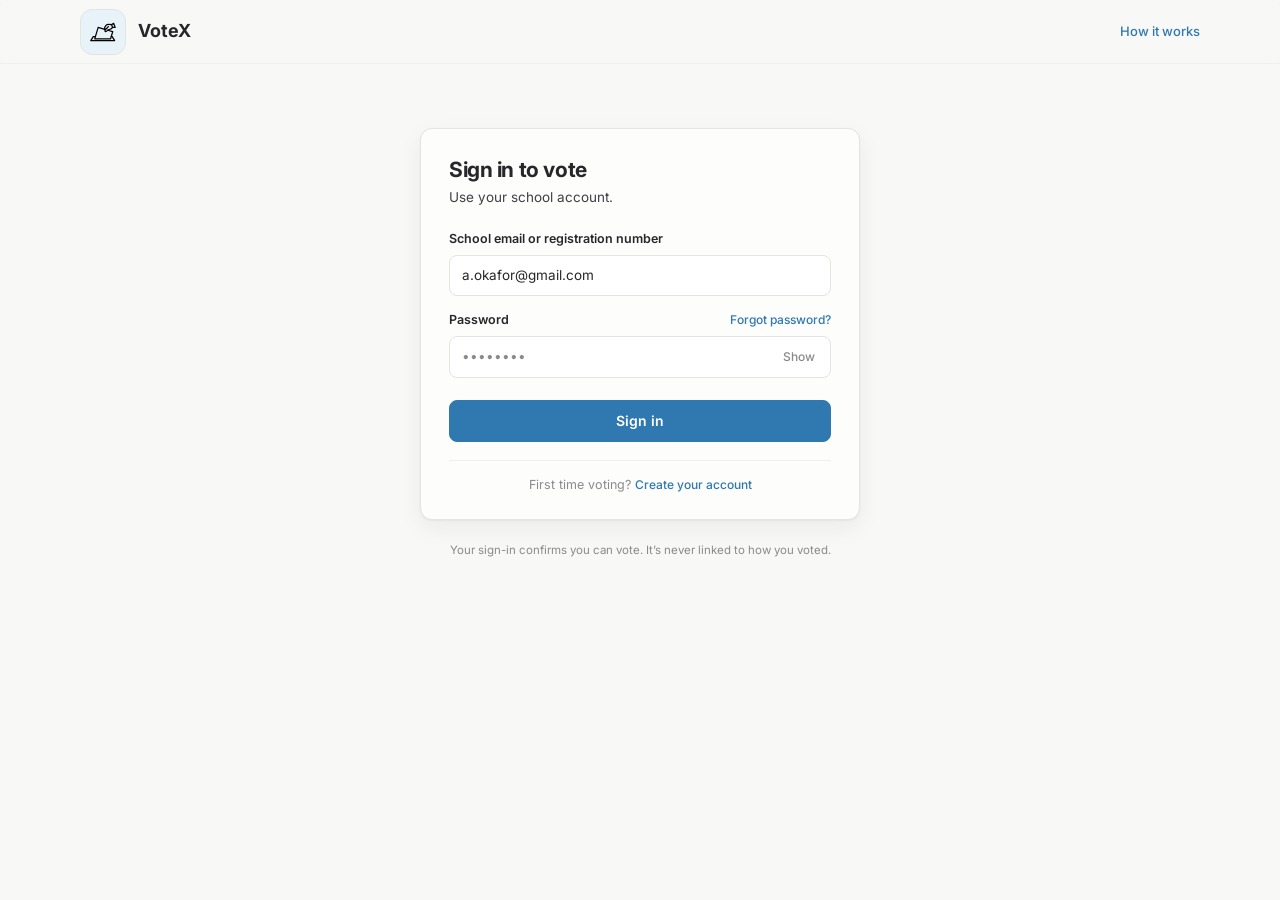
<file: Frontend/pages/verify-receipt.html>
<!doctype html>
<html lang="en">
  <head>
    <meta charset="utf-8">
    <meta name="viewport" content="width=device-width, initial-scale=1">
    <meta name="theme-color" content="#f8f8f6">
    <meta name="description" content="Verify a VoteX receipt code to confirm the ballot was counted.">
    <title>Verify Receipt — VoteX</title>
    <link rel="preconnect" href="https://fonts.googleapis.com">
    <link rel="preconnect" href="https://fonts.gstatic.com" crossorigin>
    <link href="https://fonts.googleapis.com/css2?family=Inter:wght@400;500;600;700&display=swap" rel="stylesheet">
    <link rel="icon" type="image/svg+xml" href="../assets/logo/logo.svg">
    <link rel="stylesheet" href="../css/tokens.css">
    <link rel="stylesheet" href="../css/base.css">
    <link rel="stylesheet" href="../css/shared/app-shell.css">
    <link rel="stylesheet" href="../css/shared/forms.css">
    <link rel="stylesheet" href="../css/pages/verify-receipt.css">
    <script type="module" src="../js/shared/router.js"></script>
  </head>
  <body>
    <div class="app">
      <aside class="sidebar" aria-label="Account navigation">
        <a class="brand" href="../index.html" aria-label="VoteX home">
          <span class="brand-mark" aria-hidden="true"><img class="brand-logo" src="../assets/logo/logo.svg" alt=""></span>
          <span>VoteX</span>
        </a>
        <nav aria-label="Primary">
          <ul class="side-nav">
            <li><a href="./dashboard.html"><i data-lucide="layout-dashboard" aria-hidden="true"></i>Dashboard</a></li>
            <li><a href="./election.html"><i data-lucide="vote" aria-hidden="true"></i>Elections</a></li>
            <li><a href="./my-receipts.html"><i data-lucide="receipt-text" aria-hidden="true"></i>My Receipts</a></li>
            <li><a href="./verify-receipt.html" aria-current="page"><i data-lucide="shield-check" aria-hidden="true"></i>Verify Receipt</a></li>
            <li><a href="./results.html"><i data-lucide="trophy" aria-hidden="true"></i>Results</a></li>
            <li><a href="./profile.html"><i data-lucide="user" aria-hidden="true"></i>Profile</a></li>
          </ul>
        </nav>
        <a class="sign-out" href="../index.html"><i data-lucide="log-out" aria-hidden="true"></i>Sign out</a>
      </aside>

      <div class="main-col">
        <header class="topbar">
          <nav class="crumbs" aria-label="Breadcrumb">
            <span aria-current="page">Verify Receipt</span>
          </nav>
          <p class="account-avatar" aria-label="Signed in as Amara Okafor">AO</p>
        </header>

        <main class="page page-narrow" aria-labelledby="page-title">
          <h1 id="page-title">Verify receipt</h1>
          <p class="page-sub">Enter a receipt code to confirm the ballot was counted. It never reveals the choice.</p>

          <section class="verify-card" aria-label="Receipt checker">
            <form id="verify-form" novalidate>
              <div class="field">
                <label for="receipt-code">Receipt code</label>
                <input
                  id="receipt-code"
                  class="code-input"
                  name="receipt-code"
                  type="text"
                  autocomplete="off"
                  autocapitalize="characters"
                  spellcheck="false"
                  placeholder="VC · 7QK4 · 93X2 · 2H8P"
                  required
                  aria-describedby="code-hint">
                <p class="field-hint field-note" id="code-hint">Codes look like VC · XXXX · XXXX · XXXX</p>
              </div>
              <button class="button button-primary verify-submit" type="submit">Verify</button>
            </form>

            <div class="result result-ok" id="result-ok" role="status" hidden>
              <p class="result-icon" aria-hidden="true"><span>✓</span></p>
              <h2>Receipt valid — ballot counted</h2>
              <p id="result-election">Sports Captain · voted 28 Apr 2026</p>
              <p class="result-note">This receipt proves counting. It does not reveal the candidate.</p>
            </div>

            <div class="result result-bad" id="result-bad" role="alert" hidden>
              <h2>No ballot matches this code</h2>
              <p>Check the code and try again. Codes use only letters A–Z and digits 0–9.</p>
            </div>

            <p class="demo-note">Demo data — try <button class="inline-link link-button" type="button" data-fill="VC · 7QK4 · 93X2 · 2H8P">VC · 7QK4 · 93X2 · 2H8P</button></p>
          </section>
        </main>
      </div>
    </div>
  </body>
</html>
</file>
<file: Frontend/css/tokens.css>
:root {
  --soft-white: #f8f8f6;
  --card: #fdfdfc;
  --white: #ffffff;
  --ink: #3f3f46;
  --ink-strong: #27272a;
  --dove: #8a8a8e;
  --line: #e4e4e1;
  --line-soft: #efefec;
  --sky-soft: #8ec5e8;
  --sky-soft-bg: #e8f2f9;
  --sky-deep: #2f78b0;
  --sky-deep-hover: #286a9d;
  --ok: #3e7e5a;
  --ok-bg: #e6f0ea;
  --warn: #9a7420;
  --warn-bg: #f7eed7;
  --radius-card: 12px;
  --radius-control: 8px;
  --font-sans: "Inter", -apple-system, "Segoe UI", sans-serif;
  --max-width: 1120px;
  --header-height: 64px;
  --shadow-subtle: 0 1px 2px rgb(39 39 42 / 5%), 0 8px 24px rgb(39 39 42 / 6%);
  --space-section: 60px;
  --icon-size: 14px;
}

.icon,
.lucide {
  width: var(--icon-size);
  height: var(--icon-size);
  flex: 0 0 auto;
}

.icon-lg {
  width: 18px;
  height: 18px;
  flex: 0 0 auto;
}

@media (max-width: 768px) {
  :root {
    --space-section: 44px;
  }
}
</file>
<file: Frontend/css/base.css>
*,
*::before,
*::after {
  box-sizing: border-box;
}

* {
  margin: 0;
  padding: 0;
}

html {
  scroll-behavior: smooth;
}

body {
  font-family: var(--font-sans);
  background: var(--soft-white);
  color: var(--ink);
  font-size: 16px;
  line-height: 1.6;
  -webkit-font-smoothing: antialiased;
}

img,
svg {
  display: block;
  max-width: 100%;
}

a {
  color: inherit;
  text-decoration: none;
}

ul,
ol {
  list-style: none;
}

:focus-visible {
  outline: 2px solid var(--sky-deep);
  outline-offset: 3px;
  border-radius: 4px;
}

.container {
  width: min(var(--max-width), 100% - 48px);
  margin-inline: auto;
}

/* Header */
.site-header {
  position: sticky;
  top: 0;
  z-index: 20;
  height: var(--header-height);
  display: flex;
  align-items: center;
  background: rgb(248 248 246 / 88%);
  backdrop-filter: blur(12px);
  border-bottom: 1px solid var(--line-soft);
}

.nav-wrap {
  width: min(var(--max-width), 100% - 48px);
  margin-inline: auto;
  display: flex;
  align-items: center;
  gap: 28px;
}

.brand {
  display: inline-flex;
  align-items: center;
  gap: 8px;
  font-weight: 700;
  font-size: 14px;
  color: var(--ink-strong);
}

.brand-mark {
  width: 22px;
  height: 22px;
  display: grid;
  place-items: center;
  border-radius: 6px;
  background: var(--sky-soft-bg);
  border: 1px solid var(--line);
}

.brand-mark svg,
.brand-mark .lucide,
.brand-mark .brand-logo {
  width: 14px;
  height: 14px;
  color: var(--sky-deep);
}

.brand-mark .brand-logo {
  object-fit: contain;
}

/* Larger, more prominent brand in the navbar (footer keeps the compact size) */
.site-header .brand {
  gap: 12px;
  font-size: 18px;
}

.site-header .brand-mark {
  width: 46px;
  height: 46px;
  border-radius: 12px;
}

.site-header .brand-mark .brand-logo {
  width: 30px;
  height: 30px;
}

.button .lucide {
  width: 14px;
  height: 14px;
}

.nav-links {
  display: flex;
  align-items: center;
  gap: 24px;
  margin-inline: auto;
}

.nav-links a {
  font-size: 13px;
  font-weight: 500;
  color: var(--ink);
}

.nav-links a:hover {
  color: var(--ink-strong);
}

.menu-toggle {
  display: none;
}

/* Buttons */
.button {
  display: inline-flex;
  align-items: center;
  justify-content: center;
  gap: 8px;
  min-height: 38px;
  padding: 8px 16px;
  border-radius: var(--radius-control);
  border: 1px solid transparent;
  font: inherit;
  font-size: 13.5px;
  font-weight: 600;
  line-height: 1.2;
  cursor: pointer;
  white-space: nowrap;
}

.button-primary {
  background: var(--sky-deep);
  border-color: var(--sky-deep);
  color: var(--white);
}

.button-primary:hover {
  background: var(--sky-deep-hover);
}

.button-outline {
  background: var(--card);
  border-color: var(--line);
  color: var(--ink-strong);
}

.button-outline:hover {
  border-color: var(--dove);
}

.button-small {
  min-height: 30px;
  padding: 5px 14px;
  font-size: 12.5px;
  border-radius: 7px;
}

/* Footer */
.site-footer {
  background: var(--white);
  border-top: 1px solid var(--line-soft);
  padding: 20px 0;
}

.footer-inner {
  width: min(var(--max-width), 100% - 48px);
  margin-inline: auto;
  display: flex;
  align-items: center;
  justify-content: space-between;
  gap: 16px;
  font-size: 12.5px;
  color: var(--dove);
}

@media (max-width: 720px) {
  .menu-toggle {
    display: inline-flex;
    flex-direction: column;
    justify-content: center;
    gap: 5px;
    width: 38px;
    height: 34px;
    margin-left: auto;
    background: var(--card);
    border: 1px solid var(--line);
    border-radius: 8px;
    cursor: pointer;
    padding: 0 10px;
  }

  .menu-toggle span {
    display: block;
    height: 2px;
    background: var(--ink-strong);
    border-radius: 2px;
  }

  .nav-links {
    position: absolute;
    top: var(--header-height);
    left: 12px;
    right: 12px;
    display: none;
    flex-direction: column;
    align-items: stretch;
    gap: 4px;
    margin: 0;
    padding: 10px;
    background: var(--card);
    border: 1px solid var(--line);
    border-radius: 12px;
    box-shadow: var(--shadow-subtle);
  }

  .nav-links.is-open {
    display: flex;
  }

  .nav-links a {
    padding: 10px 12px;
    border-radius: 8px;
  }

  .nav-links a:hover {
    background: var(--soft-white);
  }

  .site-header .sign-in {
    margin-left: 0;
  }

  .footer-inner {
    flex-direction: column;
    align-items: flex-start;
  }
}
</file>
<file: Frontend/css/pages/landing.css>
/* Landing page (index.html): hero, steps, features, preview, animations. */

/* ---- 1. Hero + steps + security note ---- */
.hero {
  padding: 52px 0 56px;
}

.hero-inner {
  width: min(var(--max-width), 100% - 48px);
  margin-inline: auto;
  display: grid;
  grid-template-columns: minmax(0, 1.02fr) minmax(0, 0.98fr);
  gap: 48px;
  align-items: center;
}

.election-note {
  display: inline-flex;
  align-items: center;
  gap: 8px;
  background: var(--card);
  border: 1px solid var(--line);
  border-radius: 999px;
  padding: 5px 12px;
  font-size: 11.5px;
  font-weight: 500;
  color: var(--ink);
  margin-bottom: 16px;
}

.election-note .dot {
  width: 6px;
  height: 6px;
  border-radius: 50%;
  background: var(--ok);
}

.hero-copy h1 {
  font-size: clamp(30px, 3.8vw, 44px);
  line-height: 1.08;
  letter-spacing: -0.03em;
  color: var(--ink-strong);
  font-weight: 700;
  margin-bottom: 12px;
}

.hero-description {
  max-width: 44ch;
  font-size: 14.5px;
  line-height: 1.6;
  color: var(--ink);
  margin-bottom: 20px;
}

.hero-actions {
  display: flex;
  flex-wrap: wrap;
  gap: 10px;
  margin-bottom: 16px;
}

.trust-points {
  display: flex;
  flex-wrap: wrap;
  gap: 8px 18px;
  font-size: 12px;
  color: var(--dove);
}

.trust-points li {
  display: inline-flex;
  align-items: center;
  gap: 6px;
}

.trust-points .icon,
.trust-points .lucide,
.trust-points svg {
  width: 13px;
  height: 13px;
  color: var(--ok);
}

/* How it works */
.steps-section {
  background: var(--white);
  border-top: 1px solid var(--line-soft);
  padding: var(--space-section) 0;
}

.section-inner {
  width: min(var(--max-width), 100% - 48px);
  margin-inline: auto;
}

.eyebrow {
  font-size: 11px;
  font-weight: 700;
  letter-spacing: 0.12em;
  text-transform: uppercase;
  color: var(--sky-deep);
  margin-bottom: 10px;
}

.steps-section h2 {
  font-size: clamp(22px, 2.6vw, 28px);
  letter-spacing: -0.02em;
  color: var(--ink-strong);
  margin-bottom: 28px;
}

.steps-list {
  display: grid;
  grid-template-columns: repeat(3, minmax(0, 1fr));
  gap: 28px;
}

.step {
  position: relative;
  padding-top: 20px;
}

.step::before {
  content: "";
  position: absolute;
  top: 0;
  left: 34px;
  right: 0;
  height: 1px;
  background: var(--line);
}

.step-number {
  position: absolute;
  top: -11px;
  left: 0;
  width: 22px;
  height: 22px;
  display: grid;
  place-items: center;
  background: var(--soft-white);
  border: 1px solid var(--line);
  border-radius: 50%;
  font-size: 10px;
  font-weight: 700;
  color: var(--dove);
}

.step h3 {
  font-size: 14px;
  font-weight: 700;
  color: var(--ink-strong);
  margin-bottom: 8px;
}

.step p {
  font-size: 13px;
  line-height: 1.65;
  color: var(--ink);
  max-width: 32ch;
}

.receipt-sample {
  display: inline-block;
  margin-top: 12px;
  padding: 5px 10px;
  background: var(--soft-white);
  border: 1px solid var(--line-soft);
  border-radius: 6px;
  font-family: ui-monospace, SFMono-Regular, Menlo, monospace;
  font-size: 11px;
  color: var(--ink-strong);
}

/* Trust / security note */
.security-section {
  background: var(--white);
  border-top: 1px solid var(--line-soft);
  padding: var(--space-section) 0;
}

.security-note {
  display: flex;
  align-items: center;
  gap: 14px;
  background: var(--soft-white);
  border: 1px solid var(--line-soft);
  border-radius: var(--radius-card);
  padding: 18px 20px;
  max-width: 760px;
}

.security-text {
  min-width: 0;
}

.security-icon {
  flex: 0 0 28px;
  width: 28px;
  height: 28px;
  display: grid;
  place-items: center;
  border-radius: 50%;
  background: var(--ok-bg);
  color: var(--ok);
}

.security-icon .icon,
.security-icon .lucide,
.security-icon svg {
  width: 15px;
  height: 15px;
}

.security-note h2 {
  font-size: 15px;
  color: var(--ink-strong);
  margin-bottom: 6px;
}

.security-note p {
  font-size: 13.5px;
  color: var(--ink);
}

/* ---- 2. Feature grid ---- */
.features-section {
  background: var(--white);
  border-top: 1px solid var(--line-soft);
  padding: 52px 0;
}

.features-inner {
  display: grid;
  grid-template-columns: 1.1fr 0.9fr;
  gap: 24px;
  align-items: end;
  margin-bottom: 24px;
}

.features-inner h2 {
  font-size: clamp(20px, 2.4vw, 26px);
  letter-spacing: -0.02em;
  color: var(--ink-strong);
  line-height: 1.2;
}

.features-inner > p {
  font-size: 13.5px;
  color: var(--ink);
  max-width: 42ch;
}

.feature-grid {
  display: grid;
  grid-template-columns: repeat(3, minmax(0, 1fr));
  gap: 12px;
}

.feature-card {
  background: var(--soft-white);
  border: 1px solid var(--line-soft);
  border-radius: var(--radius-card);
  padding: 16px;
}

.feature-card:last-child {
  grid-column: span 2;
}

.feature-icon {
  width: 28px;
  height: 28px;
  display: grid;
  place-items: center;
  background: var(--card);
  border: 1px solid var(--line);
  border-radius: 8px;
  color: var(--sky-deep);
  margin-bottom: 12px;
}

.feature-icon .icon,
.feature-icon .lucide,
.feature-icon svg {
  width: 15px;
  height: 15px;
}

.feature-card h3 {
  font-size: 13.5px;
  color: var(--ink-strong);
  margin-bottom: 6px;
}

.feature-card p {
  font-size: 12.5px;
  line-height: 1.6;
  color: var(--ink);
}

/* ---- 3. Dashboard preview mock ---- */
.preview-wrap {
  min-width: 0;
}

.dashboard {
  background: var(--card);
  border: 1px solid var(--line);
  border-radius: 14px;
  box-shadow: var(--shadow-subtle);
  overflow: hidden;
  font-size: 12px;
}

.window-bar {
  display: flex;
  gap: 5px;
  padding: 10px 14px;
  border-bottom: 1px solid var(--line-soft);
}

.window-dot {
  width: 7px;
  height: 7px;
  border-radius: 50%;
  background: var(--line);
}

.dashboard-body {
  display: grid;
  grid-template-columns: 128px 1fr;
  min-height: 260px;
}

.dash-sidebar {
  border-right: 1px solid var(--line-soft);
  padding: 12px 8px;
  display: flex;
  flex-direction: column;
  gap: 2px;
}

.dash-side-item {
  display: flex;
  align-items: center;
  gap: 7px;
  padding: 7px 9px;
  border-radius: 7px;
  color: var(--dove);
  font-size: 11px;
  font-weight: 500;
}

.dash-side-item.active {
  background: var(--sky-soft-bg);
  color: var(--ink-strong);
}

.dash-side-item .icon,
.dash-side-item .lucide,
.dash-side-item svg {
  width: 13px;
  height: 13px;
}

.latest-receipt .icon,
.latest-receipt .lucide,
.latest-receipt svg {
  width: 12px;
  height: 12px;
}

.receipt-label {
  display: inline-flex;
  align-items: center;
  gap: 6px;
}

.dash-main {
  padding: 14px;
  display: flex;
  flex-direction: column;
  gap: 12px;
  background: var(--white);
}

.welcome {
  font-size: 11px;
  color: var(--dove);
  line-height: 1.4;
}

.welcome strong {
  display: block;
  color: var(--ink-strong);
  font-size: 12px;
}

.stats {
  display: grid;
  grid-template-columns: repeat(3, 1fr);
  gap: 8px;
}

.stat {
  border: 1px solid var(--line-soft);
  border-radius: 8px;
  padding: 8px;
  background: var(--card);
}

.stat-label {
  display: block;
  font-size: 10px;
  color: var(--dove);
}

.stat-value {
  font-size: 14px;
  font-weight: 700;
  color: var(--ink-strong);
}

.election-list {
  display: flex;
  flex-direction: column;
  gap: 8px;
}

.election-row {
  display: flex;
  align-items: center;
  gap: 8px;
  border: 1px solid var(--line-soft);
  border-radius: 8px;
  padding: 8px 10px;
  background: var(--card);
}

.election-text {
  display: flex;
  flex-direction: column;
  min-width: 0;
  flex: 1;
}

.election-title {
  font-size: 11px;
  font-weight: 600;
  color: var(--ink-strong);
  white-space: nowrap;
  overflow: hidden;
  text-overflow: ellipsis;
}

.election-date {
  font-size: 10px;
  color: var(--dove);
}

.status {
  font-size: 10px;
  font-weight: 600;
  padding: 2px 8px;
  border-radius: 999px;
  white-space: nowrap;
}

.status-open {
  background: var(--ok-bg);
  color: var(--ok);
}

.status-upcoming {
  background: var(--warn-bg);
  color: var(--warn);
}

.status-closed {
  background: var(--line-soft);
  color: var(--dove);
}

.vote-now {
  font-size: 10px;
  font-weight: 700;
  color: var(--white);
  background: var(--sky-deep);
  border-radius: 6px;
  padding: 4px 8px;
  white-space: nowrap;
}

.latest-receipt {
  display: flex;
  align-items: center;
  justify-content: space-between;
  gap: 8px;
  border: 1px dashed var(--line);
  border-radius: 8px;
  padding: 8px 10px;
  background: var(--soft-white);
  color: var(--dove);
  font-size: 10.5px;
}

.receipt-code {
  font-family: ui-monospace, SFMono-Regular, Menlo, monospace;
  color: var(--ink-strong);
  font-weight: 600;
  letter-spacing: 0.02em;
}

/* ---- 4. Scroll reveals, entrance, micro-interactions ---- */
:root {
  --ease-out: cubic-bezier(0.22, 0.61, 0.36, 1);
  --reveal-duration: 0.65s;
  --reveal-distance: 18px;
}

.site-header {
  transition: box-shadow 0.3s ease, background-color 0.3s ease;
}

.site-header.is-scrolled {
  box-shadow: 0 1px 2px rgb(39 39 42 / 6%), 0 10px 28px rgb(39 39 42 / 8%);
}

[data-reveal] {
  opacity: 0;
  transform: translateY(var(--reveal-distance));
  transition:
    opacity var(--reveal-duration) ease,
    transform var(--reveal-duration) var(--ease-out);
  transition-delay: var(--reveal-delay, 0ms);
  will-change: opacity, transform;
}

[data-reveal="fade"] {
  transform: none;
}

[data-reveal="scale"] {
  transform: scale(0.97) translateY(8px);
}

[data-reveal].is-visible {
  opacity: 1;
  transform: none;
}

.steps-list > [data-reveal]:nth-child(2) {
  --reveal-delay: 110ms;
}

.steps-list > [data-reveal]:nth-child(3) {
  --reveal-delay: 220ms;
}

.feature-grid > [data-reveal]:nth-child(2) {
  --reveal-delay: 90ms;
}

.feature-grid > [data-reveal]:nth-child(3) {
  --reveal-delay: 180ms;
}

.feature-grid > [data-reveal]:nth-child(4) {
  --reveal-delay: 120ms;
}

.feature-grid > [data-reveal]:nth-child(5) {
  --reveal-delay: 210ms;
}

@keyframes hero-rise {
  from {
    opacity: 0;
    transform: translateY(16px);
  }
  to {
    opacity: 1;
    transform: none;
  }
}

@keyframes preview-settle {
  from {
    opacity: 0;
    transform: translateY(14px) scale(0.985);
  }
  to {
    opacity: 1;
    transform: none;
  }
}

.hero-copy > * {
  animation: hero-rise 0.7s var(--ease-out) both;
}

.hero-copy > *:nth-child(2) {
  animation-delay: 90ms;
}

.hero-copy > *:nth-child(3) {
  animation-delay: 180ms;
}

.hero-copy > *:nth-child(4) {
  animation-delay: 260ms;
}

.hero-copy > *:nth-child(5) {
  animation-delay: 340ms;
}

.preview-wrap {
  animation: preview-settle 0.8s var(--ease-out) 200ms both;
}

@keyframes dot-pulse {
  0%,
  100% {
    box-shadow: 0 0 0 0 rgb(62 126 90 / 35%);
  }
  50% {
    box-shadow: 0 0 0 5px rgb(62 126 90 / 0%);
  }
}

.election-note .dot {
  animation: dot-pulse 2.4s ease-in-out infinite;
}

.button {
  transition: transform 0.2s ease, box-shadow 0.2s ease, background-color 0.2s ease,
    border-color 0.2s ease;
}

.button:hover {
  transform: translateY(-1px);
}

.button:active {
  transform: translateY(0);
}

.button-primary:hover {
  box-shadow: 0 6px 18px rgb(47 120 176 / 28%);
}

.feature-card {
  transition: transform 0.25s ease, box-shadow 0.25s ease, border-color 0.25s ease;
}

.feature-card:hover {
  transform: translateY(-3px);
  border-color: var(--line);
  box-shadow: var(--shadow-subtle);
}

.feature-icon,
.security-icon {
  transition: transform 0.25s ease;
}

.feature-card:hover .feature-icon {
  transform: scale(1.08);
}

.nav-links a {
  transition: color 0.2s ease, background-color 0.2s ease;
}

section[id] {
  scroll-margin-top: calc(var(--header-height) + 16px);
}

@media (prefers-reduced-motion: reduce) {
  *,
  *::before,
  *::after {
    animation-duration: 0.01ms !important;
    animation-iteration-count: 1 !important;
    transition-duration: 0.01ms !important;
  }

  [data-reveal] {
    opacity: 1;
    transform: none;
  }

  html {
    scroll-behavior: auto;
  }
}

/* ---- 5. Responsive ---- */
@media (max-width: 960px) {
  .hero-inner {
    grid-template-columns: 1fr;
    gap: 32px;
  }

  .hero-description {
    max-width: 60ch;
  }

  .features-inner {
    grid-template-columns: 1fr;
    align-items: start;
  }

  .steps-list {
    grid-template-columns: 1fr;
    gap: 24px;
    max-width: 560px;
  }

  .feature-grid {
    grid-template-columns: 1fr 1fr;
  }

  .feature-card:last-child {
    grid-column: span 1;
  }
}

@media (max-width: 560px) {
  .feature-grid {
    grid-template-columns: 1fr;
  }
}

@media (max-width: 520px) {
  .dashboard-body {
    grid-template-columns: 1fr;
  }

  .dash-sidebar {
    flex-direction: row;
    overflow-x: auto;
    border-right: 0;
    border-bottom: 1px solid var(--line-soft);
  }

  .dash-side-item {
    white-space: nowrap;
  }

  .hero {
    padding: 36px 0 40px;
  }

  .hero-actions .button {
    flex: 1 1 auto;
  }

  .security-note {
    align-items: flex-start;
    padding: 16px;
  }
}
</file>
<file: Frontend/css/shared/app-shell.css>
/* Shared logged-in layout: app grid, sidebar, topbar, page shell, pills. */
.app {
  display: grid;
  grid-template-columns: 220px minmax(0, 1fr);
  min-height: 100vh;
}

.sidebar {
  position: sticky;
  top: 0;
  height: 100vh;
  display: flex;
  flex-direction: column;
  gap: 20px;
  background: var(--card);
  border-right: 1px solid var(--line-soft);
  padding: 18px 14px;
}

.sidebar .brand {
  padding: 0 8px;
}

.side-nav {
  display: flex;
  flex-direction: column;
  gap: 2px;
}

.side-nav a {
  display: flex;
  align-items: center;
  gap: 10px;
  padding: 8px 10px;
  border-radius: 8px;
  font-size: 13px;
  font-weight: 500;
  color: var(--ink);
}

.side-nav a:hover {
  background: var(--soft-white);
}

.side-nav a[aria-current="page"] {
  background: var(--sky-soft-bg);
  color: var(--ink-strong);
  font-weight: 600;
}

.side-nav .lucide,
.sign-out .lucide {
  width: 15px;
  height: 15px;
  flex: 0 0 auto;
}

.sign-out {
  margin-top: auto;
  display: flex;
  align-items: center;
  gap: 10px;
  padding: 8px 10px;
  border-radius: 8px;
  font-size: 13px;
  font-weight: 500;
  color: var(--dove);
}

.sign-out:hover {
  background: var(--soft-white);
  color: var(--ink-strong);
}

.main-col {
  min-width: 0;
  display: flex;
  flex-direction: column;
}

.topbar {
  position: sticky;
  top: 0;
  z-index: 10;
  display: flex;
  align-items: center;
  justify-content: space-between;
  gap: 16px;
  padding: 14px 28px;
  background: rgb(248 248 246 / 88%);
  backdrop-filter: blur(12px);
  border-bottom: 1px solid var(--line-soft);
}

.crumbs {
  display: flex;
  align-items: center;
  gap: 8px;
  font-size: 13px;
  color: var(--dove);
}

.crumbs a:hover {
  color: var(--ink-strong);
}

.crumbs [aria-current="page"] {
  color: var(--ink-strong);
  font-weight: 600;
}

.account-avatar {
  width: 32px;
  height: 32px;
  display: grid;
  place-items: center;
  border-radius: 50%;
  background: var(--line-soft);
  color: var(--ink);
  font-size: 12px;
  font-weight: 700;
}

/* Page shell */
.page {
  padding: 24px 28px 48px;
  max-width: 860px;
}

.page-narrow {
  max-width: 560px;
}

.page h1 {
  font-size: 22px;
  letter-spacing: -0.02em;
  color: var(--ink-strong);
}

.page-sub {
  font-size: 13.5px;
  color: var(--ink);
  margin: 4px 0 20px;
  max-width: 62ch;
}

.page section {
  margin-bottom: 24px;
}

.section-title {
  font-size: 15px;
  color: var(--ink-strong);
  margin-bottom: 12px;
}

.page-footnote {
  margin-top: 18px;
  font-size: 12px;
  color: var(--dove);
  max-width: 62ch;
}

/* Status pills */
.pill {
  display: inline-flex;
  align-items: center;
  gap: 5px;
  font-size: 11px;
  font-weight: 600;
  padding: 3px 10px;
  border-radius: 999px;
  white-space: nowrap;
}

.pill .lucide {
  width: 12px;
  height: 12px;
}

.pill-counted {
  background: var(--ok-bg);
  color: var(--ok);
}

.pill-recorded {
  background: var(--warn-bg);
  color: var(--warn);
}

.pill-closed {
  background: var(--line-soft);
  color: var(--dove);
}

.receipt-meta {
  font-size: 12px;
  color: var(--dove);
  margin-top: 2px;
}

@media (max-width: 760px) {
  .app {
    grid-template-columns: 1fr;
  }

  .sidebar {
    position: static;
    height: auto;
    flex-direction: row;
    align-items: center;
    gap: 12px;
    overflow-x: auto;
    padding: 12px;
  }

  .sidebar nav {
    flex: 1;
  }

  .side-nav {
    flex-direction: row;
  }

  .side-nav a {
    white-space: nowrap;
  }

  .sign-out {
    margin-top: 0;
    white-space: nowrap;
  }

  .page {
    padding: 16px 16px 40px;
  }
}
</file>
<file: Frontend/css/pages/dashboard.css>
/* Dashboard overview page: stats, election cards, recent receipts. */
.stats-grid {
  display: grid;
  grid-template-columns: repeat(3, minmax(0, 1fr));
  gap: 12px;
  margin-bottom: 24px;
}

.stat-card {
  background: var(--card);
  border: 1px solid var(--line-soft);
  border-radius: var(--radius-card);
  padding: 16px;
  display: flex;
  flex-direction: column;
  gap: 2px;
}

.stat-card .stat-label {
  font-size: 12px;
  color: var(--dove);
}

.stat-card .stat-value {
  font-size: 24px;
  font-weight: 700;
  color: var(--ink-strong);
}

.section-head {
  display: flex;
  align-items: baseline;
  justify-content: space-between;
  gap: 12px;
  margin-bottom: 12px;
}

.section-head .section-title {
  margin-bottom: 0;
}

.election-cards {
  display: flex;
  flex-direction: column;
  gap: 12px;
}

.election-card {
  display: flex;
  align-items: center;
  justify-content: space-between;
  gap: 16px;
  background: var(--card);
  border: 1px solid var(--line-soft);
  border-radius: var(--radius-card);
  padding: 16px 18px;
}

.election-card h3 {
  font-size: 14.5px;
  color: var(--ink-strong);
}

.election-side {
  display: flex;
  align-items: center;
  gap: 10px;
  flex: 0 0 auto;
}

.mini-receipts {
  display: flex;
  flex-direction: column;
  background: var(--card);
  border: 1px solid var(--line-soft);
  border-radius: var(--radius-card);
  padding: 6px 18px;
}

.mini-receipts li {
  display: flex;
  align-items: center;
  justify-content: space-between;
  gap: 12px;
  padding: 10px 0;
  border-bottom: 1px solid var(--line-soft);
}

.mini-receipts li:last-child {
  border-bottom: 0;
}

.mini-code {
  font-family: ui-monospace, SFMono-Regular, Menlo, monospace;
  font-size: 12.5px;
  font-weight: 600;
  color: var(--ink-strong);
}

@media (max-width: 640px) {
  .stats-grid {
    grid-template-columns: 1fr 1fr;
  }

  .election-card {
    flex-direction: column;
    align-items: stretch;
  }

  .election-side {
    justify-content: space-between;
  }
}
</file>
<file: Frontend/css/shared/forms.css>
/* Shared form messaging: hints, notes, error and status boxes. */
.field-hint {
  font-size: 12px;
  color: var(--warn);
  margin-top: 6px;
}

.field-note {
  color: var(--dove);
}

.form-error {
  margin-top: 14px;
  background: var(--warn-bg);
  border: 1px solid transparent;
  border-radius: var(--radius-control);
  padding: 10px 12px;
  font-size: 12px;
  line-height: 1.55;
  color: var(--ink);
}

.form-error strong {
  font-weight: 700;
}

.form-note {
  margin-top: 12px;
  background: var(--sky-soft-bg);
  border: 1px solid transparent;
  border-radius: var(--radius-control);
  padding: 10px 12px;
  font-size: 12px;
  line-height: 1.55;
  color: var(--ink);
}

/* Button styled as an inline link (resend, demo-fill, …) */
.link-button {
  border: 0;
  background: none;
  padding: 0;
  cursor: pointer;
  font: inherit;
}

.link-button[disabled] {
  color: var(--dove);
  cursor: default;
  text-decoration: none;
}
</file>
<file: Frontend/css/pages/election.css>
/* Election (ballot) page: countdown, positions, candidates, ballot panel. */
.content-grid {
  display: grid;
  grid-template-columns: minmax(0, 1fr) 300px;
  gap: 20px;
  align-items: start;
  padding: 24px 28px 48px;
  max-width: 1200px;
}

.election-head {
  display: flex;
  align-items: flex-start;
  justify-content: space-between;
  gap: 16px;
  margin-bottom: 16px;
}

.election-head h1 {
  font-size: 22px;
  letter-spacing: -0.02em;
  color: var(--ink-strong);
}

.election-sub {
  font-size: 13px;
  color: var(--dove);
  margin-top: 4px;
}

.closes-box {
  display: flex;
  align-items: center;
  gap: 8px;
  background: var(--card);
  border: 1px solid var(--line);
  border-radius: 10px;
  padding: 8px 12px;
  font-size: 12px;
  white-space: nowrap;
}

.closes-box .lucide {
  width: 14px;
  height: 14px;
  color: var(--dove);
}

.closes-box > span {
  display: flex;
  flex-direction: column;
  line-height: 1.3;
}

.closes-label {
  font-size: 10.5px;
  color: var(--dove);
}

.closes-box strong {
  font-size: 13px;
  color: var(--ink-strong);
  font-variant-numeric: tabular-nums;
}

.position {
  background: var(--card);
  border: 1px solid var(--line-soft);
  border-radius: var(--radius-card);
  padding: 18px;
  margin-bottom: 16px;
}

.position legend,
.position summary {
  font-size: 14px;
  font-weight: 700;
  color: var(--ink-strong);
}

.position legend {
  display: flex;
  align-items: center;
  justify-content: space-between;
  gap: 12px;
  width: 100%;
  padding: 0;
  margin-bottom: 14px;
}

.position summary {
  display: flex;
  align-items: center;
  justify-content: space-between;
  gap: 12px;
  cursor: pointer;
  list-style: none;
}

.position summary::-webkit-details-marker {
  display: none;
}

.position summary:hover {
  color: var(--sky-deep);
}

details.position[open] summary {
  margin-bottom: 14px;
}

.pos-badge {
  font-size: 11px;
  font-weight: 600;
  padding: 3px 10px;
  border-radius: 999px;
  background: var(--line-soft);
  color: var(--dove);
  white-space: nowrap;
}

.pos-badge.is-answered {
  background: var(--ok-bg);
  color: var(--ok);
}

.cand-grid {
  display: grid;
  grid-template-columns: repeat(3, minmax(0, 1fr));
  gap: 12px;
}

.cand-grid-2 {
  grid-template-columns: repeat(2, minmax(0, 1fr));
}

.candidate {
  position: relative;
  display: flex;
  flex-direction: column;
  gap: 6px;
  background: var(--white);
  border: 1px solid var(--line-soft);
  border-radius: 10px;
  padding: 14px;
  cursor: pointer;
  transition: border-color 0.2s ease, box-shadow 0.2s ease;
}

.candidate:hover {
  border-color: var(--dove);
}

.candidate.is-selected {
  border-color: var(--sky-deep);
  box-shadow: 0 0 0 1px var(--sky-deep);
}

.candidate input {
  position: absolute;
  opacity: 0;
  pointer-events: none;
}

.candidate:focus-within {
  outline: 2px solid var(--sky-deep);
  outline-offset: 3px;
}

.cand-top {
  display: flex;
  align-items: flex-start;
  justify-content: space-between;
}

.avatar {
  width: 40px;
  height: 40px;
  display: grid;
  place-items: center;
  border-radius: 50%;
  background: var(--line-soft);
  color: var(--dove);
  font-size: 13px;
  font-weight: 700;
}

.radio {
  width: 18px;
  height: 18px;
  border-radius: 50%;
  border: 2px solid var(--line);
  background: var(--white);
  display: inline-grid;
  place-items: center;
  flex: 0 0 auto;
}

.candidate.is-selected .radio {
  border-color: var(--sky-deep);
}

.candidate.is-selected .radio::after,
.abstain.is-selected .radio::after {
  content: "";
  width: 8px;
  height: 8px;
  border-radius: 50%;
  background: var(--sky-deep);
}

.cand-name {
  font-size: 13.5px;
  font-weight: 700;
  color: var(--ink-strong);
}

.cand-tag {
  font-size: 12px;
  line-height: 1.55;
  color: var(--ink);
}

.manifesto-toggle {
  align-self: flex-start;
  border: 0;
  background: none;
  padding: 0;
  font: inherit;
  font-size: 12px;
  font-weight: 500;
  color: var(--sky-deep);
  cursor: pointer;
}

.manifesto-toggle:hover {
  text-decoration: underline;
}

.manifesto {
  font-size: 12px;
  line-height: 1.6;
  color: var(--ink);
  background: var(--soft-white);
  border-radius: 8px;
  padding: 8px 10px;
}

.abstain {
  display: flex;
  align-items: center;
  gap: 10px;
  margin-top: 12px;
  background: var(--white);
  border: 1px solid var(--line-soft);
  border-radius: 10px;
  padding: 10px 14px;
  font-size: 13px;
  cursor: pointer;
}

.abstain:hover {
  border-color: var(--dove);
}

.abstain.is-selected {
  border-color: var(--sky-deep);
  box-shadow: 0 0 0 1px var(--sky-deep);
}

.abstain input {
  position: absolute;
  opacity: 0;
  pointer-events: none;
}

.abstain:focus-within {
  outline: 2px solid var(--sky-deep);
  outline-offset: 3px;
}

.abstain.is-selected .radio {
  border-color: var(--sky-deep);
}

.ballot-panel {
  position: sticky;
  top: 76px;
  background: var(--card);
  border: 1px solid var(--line-soft);
  border-radius: var(--radius-card);
  padding: 18px;
}

.ballot-panel h2 {
  font-size: 14px;
  color: var(--ink-strong);
}

.ballot-progress {
  font-size: 12px;
  color: var(--dove);
  margin: 4px 0 8px;
}

.progress {
  height: 6px;
  border-radius: 999px;
  background: var(--line-soft);
  overflow: hidden;
  margin-bottom: 14px;
}

.progress span {
  display: block;
  height: 100%;
  width: 0;
  border-radius: 999px;
  background: var(--sky-deep);
  transition: width 0.3s ease;
}

.ballot-rows {
  display: flex;
  flex-direction: column;
  margin-bottom: 14px;
}

.ballot-rows li {
  display: flex;
  align-items: baseline;
  justify-content: space-between;
  gap: 10px;
  padding: 8px 0;
  border-bottom: 1px solid var(--line-soft);
  font-size: 12.5px;
}

.ballot-rows li:last-child {
  border-bottom: 0;
}

.ballot-rows li > span:first-child {
  color: var(--dove);
}

.ballot-rows li > span:last-child {
  font-weight: 600;
  color: var(--ink-strong);
  text-align: right;
}

.ballot-rows a {
  color: var(--sky-deep);
  font-weight: 500;
}

.ballot-review {
  width: 100%;
}

.ballot-review[disabled] {
  opacity: 0.55;
  cursor: not-allowed;
  transform: none;
  box-shadow: none;
}

.ballot-panel .form-note {
  margin-top: 10px;
}

.ballot-hint {
  margin-top: 12px;
  font-size: 11.5px;
  line-height: 1.6;
  color: var(--dove);
}

@media (max-width: 1080px) {
  .content-grid {
    grid-template-columns: 1fr;
  }

  .ballot-panel {
    position: static;
  }

  .cand-grid {
    grid-template-columns: repeat(2, minmax(0, 1fr));
  }
}

@media (max-width: 760px) {
  .content-grid {
    padding: 16px 16px 40px;
  }

  .election-head {
    flex-direction: column;
  }

  .cand-grid,
  .cand-grid-2 {
    grid-template-columns: 1fr;
  }
}
</file>
<file: Frontend/css/pages/my-receipts.css>
/* My Receipts page: receipt cards, code rows, copy buttons. */
.receipt-list {
  display: flex;
  flex-direction: column;
  gap: 12px;
}

.receipt-card {
  background: var(--card);
  border: 1px solid var(--line-soft);
  border-radius: var(--radius-card);
  padding: 16px 18px;
  display: flex;
  flex-direction: column;
  gap: 12px;
}

.receipt-top {
  display: flex;
  align-items: flex-start;
  justify-content: space-between;
  gap: 12px;
}

.receipt-top h2 {
  font-size: 14.5px;
  color: var(--ink-strong);
}

.code-row {
  display: flex;
  align-items: center;
  justify-content: space-between;
  gap: 10px;
  background: var(--soft-white);
  border: 1px dashed var(--line);
  border-radius: 8px;
  padding: 8px 8px 8px 12px;
}

.code-row code {
  font-family: ui-monospace, SFMono-Regular, Menlo, monospace;
  font-size: 13px;
  font-weight: 600;
  color: var(--ink-strong);
  letter-spacing: 0.02em;
}

.copy-btn {
  display: inline-flex;
  align-items: center;
  gap: 6px;
  border: 1px solid var(--line);
  background: var(--card);
  border-radius: 7px;
  padding: 5px 10px;
  font: inherit;
  font-size: 12px;
  font-weight: 600;
  color: var(--ink);
  cursor: pointer;
  white-space: nowrap;
}

.copy-btn:hover {
  border-color: var(--dove);
}

.copy-btn .lucide {
  width: 13px;
  height: 13px;
}

.verify-link {
  align-self: flex-start;
  font-size: 12.5px;
}

@media (max-width: 760px) {
  .code-row {
    flex-direction: column;
    align-items: stretch;
  }

  .copy-btn {
    justify-content: center;
  }
}
</file>
<file: Frontend/css/pages/profile.css>
/* Profile page. Page shell (.page, .page-narrow) in receipts.css. */
.profile-card {
  background: var(--card);
  border: 1px solid var(--line-soft);
  border-radius: var(--radius-card);
  padding: 20px;
  margin-bottom: 14px;
}

.profile-head {
  display: flex;
  align-items: center;
  gap: 14px;
  margin-bottom: 16px;
}

.profile-avatar {
  width: 52px;
  height: 52px;
  display: grid;
  place-items: center;
  border-radius: 50%;
  background: var(--sky-soft-bg);
  color: var(--sky-deep);
  font-size: 17px;
  font-weight: 700;
  flex: 0 0 auto;
}

.profile-head h2 {
  font-size: 16px;
  color: var(--ink-strong);
  margin-bottom: 4px;
}

.profile-rows {
  display: flex;
  flex-direction: column;
  margin-bottom: 16px;
}

.profile-rows > div {
  display: flex;
  align-items: baseline;
  justify-content: space-between;
  gap: 12px;
  padding: 10px 0;
  border-bottom: 1px solid var(--line-soft);
  font-size: 13px;
}

.profile-rows > div:last-child {
  border-bottom: 0;
}

.profile-rows dt {
  color: var(--dove);
}

.profile-rows dd {
  font-weight: 600;
  color: var(--ink-strong);
  text-align: right;
}

.profile-btn {
  width: 100%;
}

.profile-card .form-note {
  margin-top: 10px;
}

.profile-signout {
  width: 100%;
}

.profile-signout .lucide {
  width: 14px;
  height: 14px;
}
</file>
<file: Frontend/css/shared/auth.css>
/* Shared auth layout: centered card, fields, password toggle, footer note.
   Page-specific extras live in css/pages/sign-up.css, verify-email.css,
   sign-up-done.css. Messaging (.field-hint, .form-error, …) lives in
   shared/forms.css. */
.auth-nav {
  justify-content: space-between;
}

.auth-top-link {
  font-size: 13px;
  font-weight: 500;
  color: var(--sky-deep);
}

.auth-top-link:hover {
  text-decoration: underline;
}

.auth-top-text {
  font-size: 13px;
  color: var(--ink);
}

/* Stepper: Details → Verify email → Done (shared across the auth flow) */
.stepper {
  display: grid;
  grid-template-columns: repeat(3, 1fr);
  gap: 8px;
  margin-bottom: 20px;
}

.stepper-item {
  font-size: 11.5px;
  font-weight: 500;
  color: var(--dove);
  padding-top: 8px;
  border-top: 2px solid var(--line);
}

.stepper-item.is-current {
  color: var(--ink-strong);
  border-top-color: var(--sky-deep);
}

.stepper-item.is-done {
  color: var(--ok);
  border-top-color: var(--ok);
}

.auth-wrap {
  width: min(440px, 100% - 40px);
  margin-inline: auto;
  padding: 64px 0 48px;
  display: flex;
  flex-direction: column;
  align-items: stretch;
}

.auth-card {
  background: var(--card);
  border: 1px solid var(--line);
  border-radius: var(--radius-card);
  box-shadow: var(--shadow-subtle);
  padding: 28px 28px 24px;
}

.auth-card h1 {
  font-size: 21px;
  letter-spacing: -0.02em;
  line-height: 1.25;
  color: var(--ink-strong);
  font-weight: 700;
}

.auth-subtitle {
  font-size: 13.5px;
  color: var(--ink);
  margin: 4px 0 20px;
}

.field {
  margin-bottom: 14px;
}

.field label {
  display: block;
  font-size: 12.5px;
  font-weight: 600;
  color: var(--ink-strong);
  margin-bottom: 6px;
}

.label-row {
  display: flex;
  align-items: baseline;
  justify-content: space-between;
  gap: 12px;
  margin-bottom: 6px;
}

.label-row label {
  margin-bottom: 0;
}

.inline-link {
  font-size: 12px;
  font-weight: 500;
  color: var(--sky-deep);
  white-space: nowrap;
}

.inline-link:hover {
  text-decoration: underline;
}

.field input {
  width: 100%;
  min-height: 40px;
  padding: 9px 12px;
  border: 1px solid var(--line);
  border-radius: var(--radius-control);
  background: var(--white);
  font: inherit;
  font-size: 13.5px;
  color: var(--ink-strong);
}

.field input::placeholder {
  color: var(--dove);
}

.field input:focus {
  outline: none;
  border-color: var(--sky-deep);
  box-shadow: 0 0 0 3px rgb(47 120 176 / 18%);
}

.field input[aria-invalid="true"] {
  border-color: var(--warn);
}

.password-wrap {
  position: relative;
}

.password-wrap input {
  padding-right: 64px;
}

.show-toggle {
  position: absolute;
  top: 50%;
  right: 6px;
  transform: translateY(-50%);
  border: 0;
  background: transparent;
  font: inherit;
  font-size: 12px;
  font-weight: 500;
  color: var(--dove);
  padding: 6px 10px;
  border-radius: 6px;
  cursor: pointer;
}

.show-toggle:hover {
  color: var(--ink-strong);
  background: var(--soft-white);
}

.auth-submit {
  width: 100%;
  min-height: 42px;
  margin-top: 8px;
  font-size: 14px;
}

.auth-submit[disabled] {
  opacity: 0.7;
  cursor: wait;
  transform: none;
}

.auth-divider {
  height: 1px;
  background: var(--line-soft);
  margin: 18px 0 14px;
}

.auth-switch {
  text-align: center;
  font-size: 12.5px;
  color: var(--dove);
}

.auth-footnote {
  text-align: center;
  font-size: 11.5px;
  color: var(--dove);
  margin-top: 22px;
  line-height: 1.5;
}

@media (max-width: 520px) {
  .auth-wrap {
    padding: 36px 0 32px;
  }

  .auth-card {
    padding: 22px 20px;
  }
}
</file>
<file: Frontend/css/pages/sign-in.css>
/* Sign in page. No page-specific rules yet — the card, fields and states
   come from shared/auth.css + shared/forms.css. Keep future sign-in-only
   overrides here. */
</file>
<file: Frontend/css/pages/sign-up-done.css>
/* Sign up (Done step): success state, account recap, actions. */
.auth-done {
  text-align: center;
}

.auth-done .stepper {
  text-align: left;
}

.success-icon {
  display: grid;
  place-items: center;
  margin-bottom: 12px;
}

.success-icon span {
  width: 44px;
  height: 44px;
  display: grid;
  place-items: center;
  border-radius: 50%;
  background: var(--ok-bg);
  color: var(--ok);
  font-size: 20px;
  font-weight: 700;
}

.auth-done .auth-subtitle {
  margin-bottom: 16px;
}

.account-recap {
  text-align: left;
  background: var(--soft-white);
  border: 1px solid var(--line-soft);
  border-radius: var(--radius-control);
  padding: 12px 14px;
  margin-bottom: 18px;
  display: flex;
  flex-direction: column;
  gap: 8px;
}

.account-recap dt {
  font-size: 11px;
  font-weight: 600;
  text-transform: uppercase;
  letter-spacing: 0.06em;
  color: var(--dove);
}

.account-recap dd {
  font-size: 13.5px;
  color: var(--ink-strong);
  font-weight: 500;
}

.auth-actions {
  display: flex;
  flex-direction: column;
  align-items: stretch;
  gap: 12px;
}

.auth-actions .auth-submit {
  margin-top: 0;
}
</file>
<file: Frontend/css/pages/sign-up.css>
/* Sign up (Details step): register badge, password rules. */
.auth-wrap-wide {
  width: min(520px, 100% - 40px);
}

.regno-wrap {
  position: relative;
}

.regno-wrap input {
  padding-right: 132px;
}

.regno-badge {
  position: absolute;
  top: 50%;
  right: 8px;
  transform: translateY(-50%);
  display: none;
  font-size: 10.5px;
  font-weight: 600;
  color: var(--ok);
  background: var(--ok-bg);
  border-radius: 999px;
  padding: 3px 10px;
  white-space: nowrap;
}

.regno-badge.is-visible {
  display: inline-block;
}

.pw-rules {
  display: flex;
  flex-wrap: wrap;
  gap: 6px 14px;
  margin-top: 8px;
  font-size: 11.5px;
  color: var(--dove);
}

.pw-rules li {
  display: inline-flex;
  align-items: center;
  gap: 4px;
}

.pw-rules li.is-met {
  color: var(--ok);
}

.auth-next {
  margin-top: 14px;
  font-size: 12px;
  line-height: 1.6;
  color: var(--dove);
}
</file>
<file: Frontend/css/pages/verify-email.css>
/* Verify email (OTP step): code boxes, resend row. */
.otp-field {
  border: 0;
  margin-bottom: 6px;
}

.otp-field legend {
  font-size: 12.5px;
  font-weight: 600;
  color: var(--ink-strong);
  margin-bottom: 8px;
  padding: 0;
}

.otp-group {
  display: grid;
  grid-template-columns: repeat(6, 1fr);
  gap: 8px;
}

.otp-input {
  width: 100%;
  min-height: 48px;
  text-align: center;
  font-size: 18px;
  font-weight: 700;
  color: var(--ink-strong);
  background: var(--white);
  border: 1px solid var(--line);
  border-radius: var(--radius-control);
}

.otp-input:focus {
  outline: none;
  border-color: var(--sky-deep);
  box-shadow: 0 0 0 3px rgb(47 120 176 / 18%);
}

.otp-input[aria-invalid="true"] {
  border-color: var(--warn);
}

.resend-row {
  margin-top: 14px;
  text-align: center;
  font-size: 12.5px;
  color: var(--dove);
}
</file>
<file: Frontend/css/pages/verify-receipt.css>
/* Verify Receipt page: checker card, code input, result panels. */
.verify-card {
  background: var(--card);
  border: 1px solid var(--line-soft);
  border-radius: var(--radius-card);
  padding: 22px;
}

.verify-card .field {
  margin-bottom: 12px;
}

.verify-card .field label {
  display: block;
  font-size: 12.5px;
  font-weight: 600;
  color: var(--ink-strong);
  margin-bottom: 6px;
}

.code-input {
  width: 100%;
  min-height: 42px;
  padding: 9px 12px;
  border: 1px solid var(--line);
  border-radius: var(--radius-control);
  background: var(--white);
  font-family: ui-monospace, SFMono-Regular, Menlo, monospace;
  font-size: 14px;
  font-weight: 600;
  letter-spacing: 0.02em;
  color: var(--ink-strong);
}

.code-input:focus {
  outline: none;
  border-color: var(--sky-deep);
  box-shadow: 0 0 0 3px rgb(47 120 176 / 18%);
}

.code-input[aria-invalid="true"] {
  border-color: var(--warn);
}

.verify-submit {
  width: 100%;
  min-height: 42px;
}

.verify-submit[disabled] {
  opacity: 0.7;
  cursor: wait;
}

.result {
  margin-top: 16px;
  border-radius: var(--radius-control);
  padding: 16px;
  text-align: center;
}

.result h2 {
  font-size: 14.5px;
  color: var(--ink-strong);
  margin-bottom: 4px;
}

.result p {
  font-size: 12.5px;
  color: var(--ink);
}

.result-ok {
  background: var(--ok-bg);
}

.result-ok .result-note {
  margin-top: 8px;
  font-size: 12px;
  color: var(--ink);
}

.result-icon {
  display: grid;
  place-items: center;
  margin-bottom: 8px;
}

.result-icon span {
  width: 36px;
  height: 36px;
  display: grid;
  place-items: center;
  border-radius: 50%;
  background: var(--card);
  color: var(--ok);
  font-size: 17px;
  font-weight: 700;
}

.result-bad {
  background: var(--warn-bg);
}

.demo-note {
  margin-top: 14px;
  text-align: center;
  font-size: 12px;
  color: var(--dove);
}
</file>
